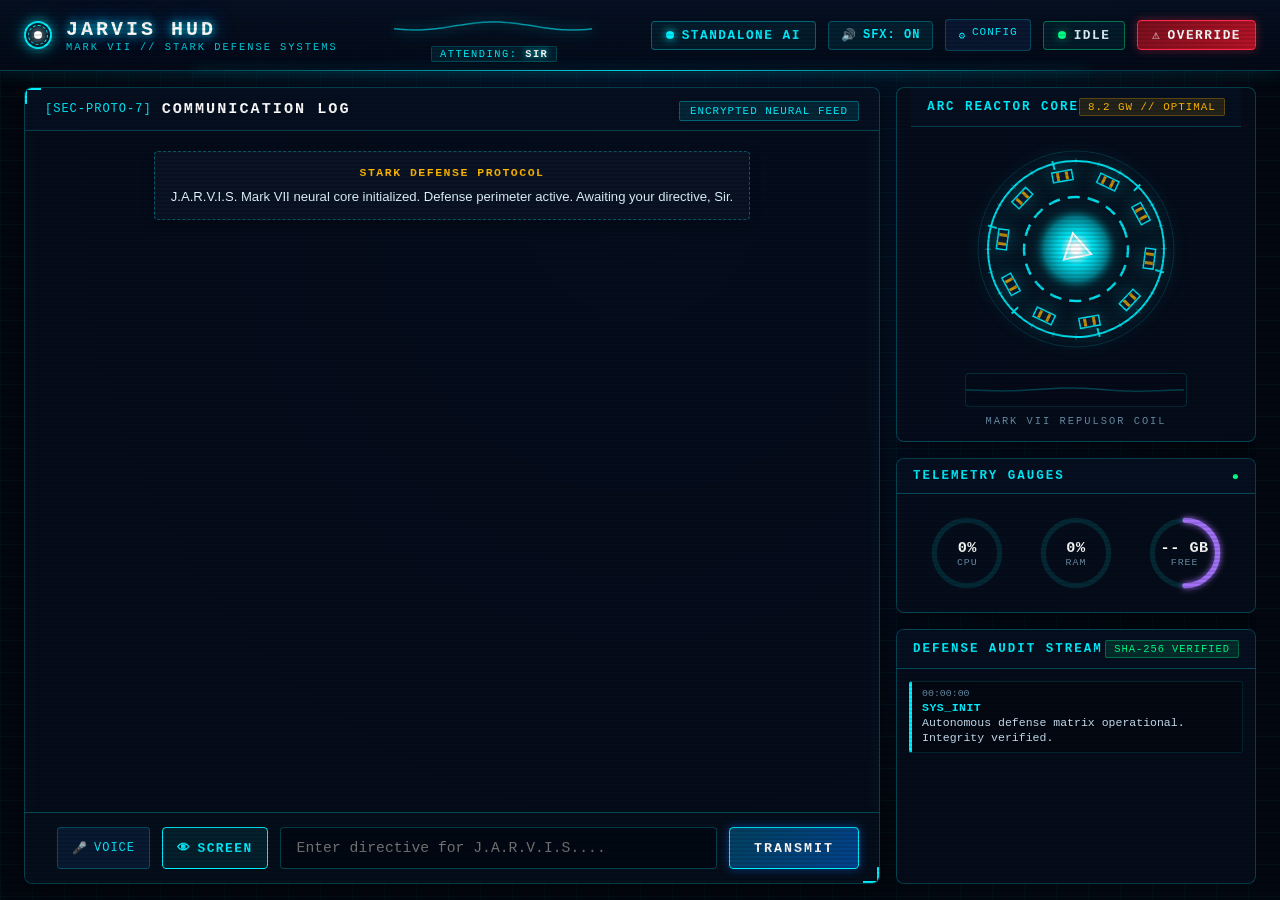
<file: docs/index.html>
<!DOCTYPE html>
<html lang="en">
<head>
  <meta charset="UTF-8">
  <meta name="viewport" content="width=device-width, initial-scale=1.0">
  <title>JARVIS HUD // STARK INDUSTRIES MARK VII</title>
  <link rel="stylesheet" href="./style.css">
</head>
<body class="dark-theme stark-hud">
  <div class="hud-container">
    <!-- Top Holographic Header -->
    <header class="hud-header">
      <div class="hud-brand">
        <div class="hud-reactor-mini-icon">
          <div class="mini-core"></div>
        </div>
        <div class="hud-brand-text">
          <h1 class="hud-title">JARVIS HUD</h1>
          <span class="hud-subtitle">MARK VII // STARK DEFENSE SYSTEMS</span>
        </div>
      </div>

      <div class="hud-header-center">
        <canvas id="ambient-canvas" width="200" height="36" aria-label="Ambient Visualizer"></canvas>
        <div class="hud-telemetry-tag" id="hud-user-tag">ATTENDING: <span id="hud-user-title">SIR</span></div>
      </div>

      <div class="hud-status-bar">
        <div class="status-pill mode" id="hud-mode-pill" title="Current Connection Protocol">
          <span class="status-indicator-dot" id="hud-mode-dot"></span>
          <span class="status-label" id="hud-mode-text">SEARCHING...</span>
        </div>

        <button id="sfx-toggle-btn" class="hud-sfx-button" title="Toggle Procedural Audio Effects" type="button">
          <span class="sfx-icon">&#128266;</span>
          <span class="sfx-label">SFX: ON</span>
        </button>

        <button id="config-btn" class="hud-config-button" title="Stark System Configuration & API Keys" type="button">
          <span class="config-icon">&#9881;</span>
          <span class="config-label">CONFIG</span>
        </button>

        <div class="status-pill idle" id="agent-state-pill">
          <span class="status-indicator-dot" id="agent-state-dot"></span>
          <span class="status-label" id="agent-state-text">IDLE</span>
        </div>

        <button id="kill-btn" class="hud-kill-button" title="Emergency Stop / Trigger Kill Switch" type="button">
          <span class="kill-icon">&#9888;</span> OVERRIDE
        </button>
      </div>
    </header>

    <!-- Main Grid Content -->
    <main class="hud-main-grid">
      <!-- Left Column: Holographic Terminal & Transcript Feed -->
      <section class="transcript-panel">
        <div class="panel-header">
          <div class="panel-header-left">
            <span class="bracket-tag">[SEC-PROTO-7]</span>
            <h2>COMMUNICATION LOG</h2>
          </div>
          <div class="panel-header-right">
            <span class="panel-tag">ENCRYPTED NEURAL FEED</span>
          </div>
        </div>

        <div class="transcript-scroll" id="transcript-container">
          <div class="chat-message system">
            <span class="msg-author">STARK DEFENSE PROTOCOL</span>
            <div class="msg-body">J.A.R.V.I.S. Mark VII neural core initialized. Defense perimeter active. Awaiting your directive, Sir.</div>
          </div>
        </div>

        <form id="chat-form" class="hud-input-bar">
          <div class="input-corner-decor"></div>
          <button type="button" id="voice-input-btn" class="hud-mic-btn" title="Speak to J.A.R.V.I.S. (Web Speech API / Push-To-Talk)">
            <span class="mic-icon">&#127908;</span>
            <span class="mic-text">VOICE</span>
          </button>
          <button type="button" id="screen-vision-btn" class="hud-vision-btn" title="Inspect & Analyze Screen with Computer Vision">
            <span class="vision-icon">&#128065;</span>
            <span class="vision-text">SCREEN</span>
          </button>
          <input type="text" id="chat-input" placeholder="Enter directive for J.A.R.V.I.S...." autocomplete="off">
          <button type="submit" id="send-btn" class="hud-send-btn">
            <span class="btn-text">TRANSMIT</span>
            <span class="btn-glow"></span>
          </button>
        </form>
      </section>

      <!-- Right Column: Arc Reactor Core, Circular Telemetry, and Audit Log Feed -->
      <aside class="hud-sidebar">
        <!-- Arc Reactor Core Visualizer Card -->
        <div class="hud-card reactor-card">
          <div class="card-header">
            <h3>ARC REACTOR CORE</h3>
            <span class="core-output-tag" id="core-output-val">8.2 GW // OPTIMAL</span>
          </div>
          <div class="reactor-canvas-wrapper">
            <canvas id="arc-reactor-canvas" width="220" height="220" aria-label="Arc Reactor Visualizer"></canvas>
            <canvas id="soundwave-canvas" width="220" height="32" aria-label="Acoustic Waveform"></canvas>
            <div class="reactor-ring-label">MARK VII REPULSOR COIL</div>
          </div>
        </div>

        <!-- Live System Telemetry Card with Circular Gauges -->
        <div class="hud-card stats-card">
          <div class="card-header">
            <h3>TELEMETRY GAUGES</h3>
            <span class="live-dot" title="Live telemetry stream">&#9679;</span>
          </div>
          <div class="circular-stats-container">
            <!-- CPU Gauge -->
            <div class="gauge-wrapper">
              <svg class="circular-gauge-svg" viewBox="0 0 100 100">
                <circle class="gauge-track" cx="50" cy="50" r="38"></circle>
                <circle class="gauge-fill cpu-fill-circle" id="cpu-circle" cx="50" cy="50" r="38" stroke-dasharray="238.76" stroke-dashoffset="238.76"></circle>
              </svg>
              <div class="gauge-content">
                <div class="gauge-value" id="cpu-stat">0%</div>
                <div class="gauge-name">CPU</div>
              </div>
            </div>

            <!-- RAM Gauge -->
            <div class="gauge-wrapper">
              <svg class="circular-gauge-svg" viewBox="0 0 100 100">
                <circle class="gauge-track" cx="50" cy="50" r="38"></circle>
                <circle class="gauge-fill ram-fill-circle" id="ram-circle" cx="50" cy="50" r="38" stroke-dasharray="238.76" stroke-dashoffset="238.76"></circle>
              </svg>
              <div class="gauge-content">
                <div class="gauge-value" id="ram-stat">0%</div>
                <div class="gauge-name">RAM</div>
              </div>
            </div>

            <!-- Disk Gauge -->
            <div class="gauge-wrapper">
              <svg class="circular-gauge-svg" viewBox="0 0 100 100">
                <circle class="gauge-track" cx="50" cy="50" r="38"></circle>
                <circle class="gauge-fill disk-fill-circle" id="disk-circle" cx="50" cy="50" r="38" stroke-dasharray="238.76" stroke-dashoffset="119.38"></circle>
              </svg>
              <div class="gauge-content">
                <div class="gauge-value" id="disk-stat">-- GB</div>
                <div class="gauge-name">FREE</div>
              </div>
            </div>
          </div>

          <!-- Hidden fallback bars for backward compatibility -->
          <div class="meters-hidden-fallback" aria-hidden="true">
            <div class="meter-bar"><div class="meter-fill" id="cpu-fill"></div></div>
            <div class="meter-bar"><div class="meter-fill" id="ram-fill"></div></div>
            <div class="meter-bar"><div class="meter-fill meter-disk" id="disk-fill"></div></div>
          </div>
        </div>

        <!-- Live Audit Log Feed Card -->
        <div class="hud-card audit-card">
          <div class="card-header">
            <h3>DEFENSE AUDIT STREAM</h3>
            <span class="card-badge">SHA-256 VERIFIED</span>
          </div>
          <div class="audit-feed-scroll" id="audit-feed">
            <div class="audit-item info">
              <span class="audit-time">00:00:00</span>
              <span class="audit-event">SYS_INIT</span>
              <span class="audit-detail">Autonomous defense matrix operational. Integrity verified.</span>
            </div>
          </div>
        </div>
      </aside>
    </main>

    <!-- Modal Confirmation Dialog: Stark Protocol Override -->
    <div id="confirmation-modal" class="modal-overlay hidden" role="dialog" aria-modal="true">
      <div class="modal-card stark-modal">
        <div class="modal-header">
          <div class="modal-title-row">
            <span class="modal-alert-icon">&#9888;</span>
            <h3>PROTOCOL CONFIRMATION REQUIRED</h3>
          </div>
          <div class="modal-timer" id="confirm-countdown">30s</div>
        </div>

        <div class="modal-body">
          <div class="action-description-box">
            <div class="action-label">PROPOSED TACTICAL ACTION:</div>
            <p id="confirm-action-text" class="action-text"></p>
          </div>

          <div id="confirm-warning-banner" class="warning-banner hidden">
            <span class="warn-badge">CRITICAL WARNING // UNVERIFIED SOURCE</span>
            <span id="confirm-warning-text" class="warn-text"></span>
          </div>
        </div>

        <div class="modal-footer">
          <button id="modal-deny-btn" class="btn-deny" type="button">DENY [N]</button>
          <button id="modal-approve-btn" class="btn-approve" type="button">AUTHORIZE [Y]</button>
        </div>
      </div>
    </div>

    <!-- Modal Settings Dialog: Stark Core Configuration -->
    <div id="settings-modal" class="modal-overlay hidden" role="dialog" aria-modal="true">
      <div class="modal-card stark-modal config-modal-card">
        <div class="modal-header">
          <div class="modal-title-row">
            <span class="modal-alert-icon">&#9881;</span>
            <h3>STARK CORE CONFIGURATION</h3>
          </div>
          <button id="settings-close-x" class="modal-close-btn" type="button">&times;</button>
        </div>

        <div class="modal-body">
          <div class="config-group">
            <label class="config-label">CONNECTION ARCHITECTURE</label>
            <div class="config-radios">
              <label class="radio-label">
                <input type="radio" name="conn-mode" value="auto" id="mode-auto" checked>
                <span>AUTO-DETECT (PREFER LOCAL BRIDGE, FALLBACK CLOUD)</span>
              </label>
              <label class="radio-label">
                <input type="radio" name="conn-mode" value="standalone" id="mode-standalone">
                <span>STANDALONE CLOUD (DIRECT GROQ IN-BROWSER)</span>
              </label>
              <label class="radio-label">
                <input type="radio" name="conn-mode" value="bridge" id="mode-bridge">
                <span>LOCAL DESKTOP BRIDGE ONLY (WS://127.0.0.1:8000)</span>
              </label>
            </div>
          </div>

          <div class="config-group" id="groq-key-group">
            <label class="config-label" for="cfg-groq-key">GROQ API KEY (FOR IN-BROWSER / GITHUB PAGES MODE)</label>
            <input type="password" id="cfg-groq-key" class="config-input" placeholder="gsk_..." autocomplete="off">
            <span class="config-hint">Stored strictly in browser localStorage. Never transmitted to any third-party server.</span>
          </div>

          <div class="config-group">
            <label class="config-label" for="cfg-groq-model">NEURAL MODEL</label>
            <select id="cfg-groq-model" class="config-select">
              <option value="openai/gpt-oss-120b">openai/gpt-oss-120b (High Reasoning)</option>
              <option value="llama-3.3-70b-versatile">llama-3.3-70b-versatile (Meta Llama 3.3)</option>
              <option value="llama-3.1-8b-instant">llama-3.1-8b-instant (Fastest Latency)</option>
            </select>
          </div>

          <div class="config-group">
            <label class="config-label" for="cfg-user-title">USER HONORIFIC</label>
            <input type="text" id="cfg-user-title" class="config-input" value="Sir" placeholder="Sir / Mr. Stark">
          </div>
        </div>

        <div class="modal-footer">
          <button id="settings-cancel-btn" class="btn-deny" type="button">CANCEL</button>
          <button id="settings-save-btn" class="btn-approve" type="button">SAVE & INITIALIZE</button>
        </div>
      </div>
    </div>
  </div>

  <script src="./app.js"></script>
</body>
</html>
</file>
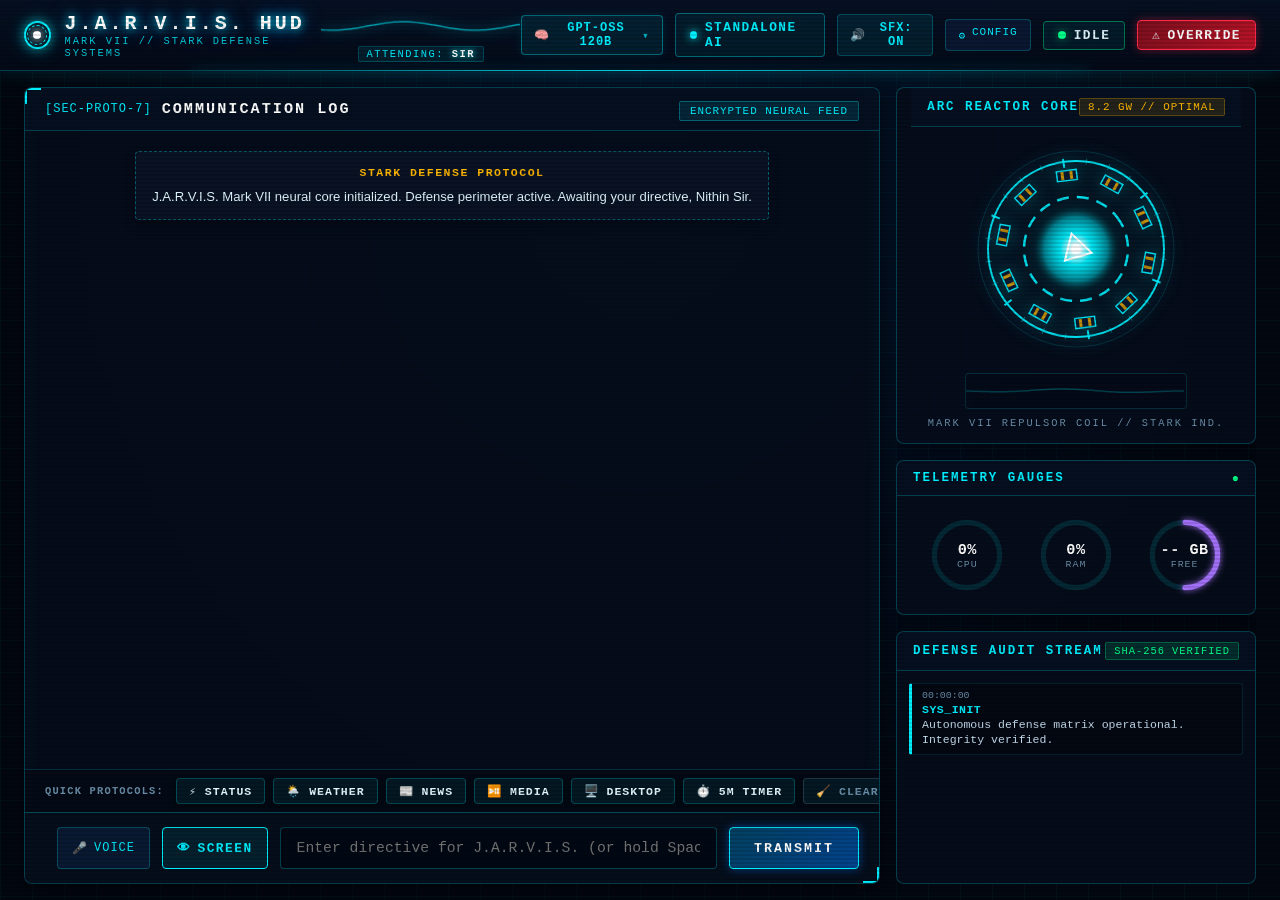
<file: src/jarvis/ui/static/index.html>
<!DOCTYPE html>
<html lang="en">
<head>
  <meta charset="UTF-8">
  <meta name="viewport" content="width=device-width, initial-scale=1.0">
  <title>J.A.R.V.I.S. HUD // STARK INDUSTRIES MARK VII</title>
  <link rel="stylesheet" href="./style.css">
</head>
<body class="dark-theme stark-hud">
  <div class="hud-container">
    <!-- Top Holographic Stark Header -->
    <header class="hud-header">
      <div class="hud-brand">
        <div class="hud-reactor-mini-icon">
          <div class="mini-core animate-pulse"></div>
        </div>
        <div class="hud-brand-text">
          <h1 class="hud-title tracking-wider">J.A.R.V.I.S. HUD</h1>
          <span class="hud-subtitle">MARK VII // STARK DEFENSE SYSTEMS</span>
        </div>
      </div>

      <div class="hud-header-center">
        <canvas id="ambient-canvas" width="220" height="34" aria-label="Ambient Visualizer"></canvas>
        <div class="hud-telemetry-tag" id="hud-user-tag">ATTENDING: <span id="hud-user-title">NITHIN SIR</span></div>
      </div>

      <div class="hud-status-bar">
        <!-- Interactive Model Switcher Chip -->
        <div class="hud-model-chip-wrap" title="Click to Switch Neural Brain Model">
          <button type="button" id="hud-model-chip" class="hud-model-chip" aria-haspopup="true">
            <span class="model-icon">🧠</span>
            <span id="hud-model-name" class="model-label">GPT-OSS 120B</span>
            <span class="model-caret">▾</span>
          </button>
          <div id="hud-model-menu" class="hud-dropdown-menu hidden" role="menu">
            <div class="dropdown-header">NEURAL MODEL ARCHITECTURE</div>
            <button type="button" class="dropdown-item active" data-model="gpt-oss:120b">🧠 GPT-OSS 120B (Flagship)</button>
            <button type="button" class="dropdown-item" data-model="deepseek-v4.1-flash">⚡ DeepSeek V4.1 Flash (Turbo)</button>
            <button type="button" class="dropdown-item" data-model="glm-5.3-flash">🚀 GLM 5.3 Flash (High-Speed)</button>
            <button type="button" class="dropdown-item" data-model="kimi-k2.7-code">💻 Kimi K2.7 Code (Developer)</button>
            <button type="button" class="dropdown-item" data-model="mistral-large-4">🛡️ Mistral Large 4 (Reasoning)</button>
            <button type="button" class="dropdown-item" data-model="nemotron-3-super">🔬 Nemotron-3 Super (NVIDIA)</button>
            <button type="button" class="dropdown-item" data-model="llama3.2:latest">🏠 Local Daemon (Offline)</button>
          </div>
        </div>

        <div class="status-pill mode" id="hud-mode-pill" title="Current Connection Protocol">
          <span class="status-indicator-dot" id="hud-mode-dot"></span>
          <span class="status-label" id="hud-mode-text">ONLINE</span>
        </div>

        <button id="sfx-toggle-btn" class="hud-sfx-button" title="Toggle Procedural Audio Effects" type="button">
          <span class="sfx-icon">&#128266;</span>
          <span class="sfx-label">SFX: ON</span>
        </button>

        <button id="config-btn" class="hud-config-button" title="Stark System Configuration & API Keys" type="button">
          <span class="config-icon">&#9881;</span>
          <span class="config-label">CONFIG</span>
        </button>

        <div class="status-pill idle" id="agent-state-pill">
          <span class="status-indicator-dot" id="agent-state-dot"></span>
          <span class="status-label" id="agent-state-text">IDLE</span>
        </div>

        <button id="kill-btn" class="hud-kill-button" title="Emergency Stop / Trigger Kill Switch" type="button">
          <span class="kill-icon">&#9888;</span> OVERRIDE
        </button>
      </div>
    </header>

    <!-- Main Grid Content -->
    <main class="hud-main-grid">
      <!-- Left Column: Holographic Terminal & Transcript Feed -->
      <section class="transcript-panel">
        <div class="panel-header">
          <div class="panel-header-left">
            <span class="bracket-tag">[SEC-PROTO-7]</span>
            <h2>COMMUNICATION LOG</h2>
          </div>
          <div class="panel-header-right">
            <span class="panel-tag">ENCRYPTED NEURAL FEED</span>
          </div>
        </div>

        <div class="transcript-scroll" id="transcript-container">
          <div class="chat-message system">
            <span class="msg-author">STARK DEFENSE PROTOCOL</span>
            <div class="msg-body">J.A.R.V.I.S. Mark VII neural core initialized. Defense perimeter active. Awaiting your directive, Nithin Sir.</div>
          </div>
        </div>

        <!-- High-Tech Quick Action Chips Row -->
        <div class="hud-chips-bar" id="hud-chips-bar">
          <span class="chips-title">QUICK PROTOCOLS:</span>
          <button type="button" class="hud-chip" data-directive="Run a comprehensive system diagnostic status report on CPU, memory, storage, and battery.">⚡ STATUS</button>
          <button type="button" class="hud-chip" data-directive="What is the current weather conditions and temperature outside?">🌦️ WEATHER</button>
          <button type="button" class="hud-chip" data-directive="Check recent tech headlines and summarize top stories.">📰 NEWS</button>
          <button type="button" class="hud-chip" data-directive="Toggle media play/pause on desktop.">⏯️ MEDIA</button>
          <button type="button" class="hud-chip" data-directive="Show clean Windows desktop.">🖥️ DESKTOP</button>
          <button type="button" class="hud-chip" data-directive="Set a timer for 5 minutes.">⏱️ 5M TIMER</button>
          <button type="button" class="hud-chip chip-clear" id="hud-clear-chat-btn">🧹 CLEAR</button>
        </div>

        <!-- Input Bar with Voice & Screen Vision -->
        <form id="chat-form" class="hud-input-bar">
          <div class="input-corner-decor"></div>
          <button type="button" id="voice-input-btn" class="hud-mic-btn" title="Speak to J.A.R.V.I.S. (Web Speech API / Push-To-Talk)">
            <span class="mic-icon">&#127908;</span>
            <span class="mic-text">VOICE</span>
          </button>
          <button type="button" id="screen-vision-btn" class="hud-vision-btn" title="Inspect & Analyze Screen with Computer Vision">
            <span class="vision-icon">&#128065;</span>
            <span class="vision-text">SCREEN</span>
          </button>
          <input type="text" id="chat-input" placeholder="Enter directive for J.A.R.V.I.S. (or hold Space to speak)..." autocomplete="off">
          <button type="submit" id="send-btn" class="hud-send-btn">
            <span class="btn-text">TRANSMIT</span>
            <span class="btn-glow"></span>
          </button>
        </form>
      </section>

      <!-- Right Column: Arc Reactor Core, Circular Telemetry, and Audit Log Feed -->
      <aside class="hud-sidebar">
        <!-- Arc Reactor Core Visualizer Card -->
        <div class="hud-card reactor-card">
          <div class="card-header">
            <h3>ARC REACTOR CORE</h3>
            <span class="core-output-tag" id="core-output-val">8.2 GW // OPTIMAL</span>
          </div>
          <div class="reactor-canvas-wrapper">
            <canvas id="arc-reactor-canvas" width="220" height="220" aria-label="Arc Reactor Visualizer"></canvas>
            <canvas id="soundwave-canvas" width="220" height="34" aria-label="Acoustic Waveform"></canvas>
            <div class="reactor-ring-label">MARK VII REPULSOR COIL // STARK IND.</div>
          </div>
        </div>

        <!-- Live System Telemetry Card with Circular SVG Gauges -->
        <div class="hud-card stats-card">
          <div class="card-header">
            <h3>TELEMETRY GAUGES</h3>
            <span class="live-dot" title="Live telemetry stream">&#9679;</span>
          </div>
          <div class="circular-stats-container">
            <!-- CPU Gauge -->
            <div class="gauge-wrapper">
              <svg class="circular-gauge-svg" viewBox="0 0 100 100">
                <circle class="gauge-track" cx="50" cy="50" r="38"></circle>
                <circle class="gauge-fill cpu-fill-circle" id="cpu-circle" cx="50" cy="50" r="38" stroke-dasharray="238.76" stroke-dashoffset="238.76"></circle>
              </svg>
              <div class="gauge-content">
                <div class="gauge-value" id="cpu-stat">0%</div>
                <div class="gauge-name">CPU</div>
              </div>
            </div>

            <!-- RAM Gauge -->
            <div class="gauge-wrapper">
              <svg class="circular-gauge-svg" viewBox="0 0 100 100">
                <circle class="gauge-track" cx="50" cy="50" r="38"></circle>
                <circle class="gauge-fill ram-fill-circle" id="ram-circle" cx="50" cy="50" r="38" stroke-dasharray="238.76" stroke-dashoffset="238.76"></circle>
              </svg>
              <div class="gauge-content">
                <div class="gauge-value" id="ram-stat">0%</div>
                <div class="gauge-name">RAM</div>
              </div>
            </div>

            <!-- Disk Gauge -->
            <div class="gauge-wrapper">
              <svg class="circular-gauge-svg" viewBox="0 0 100 100">
                <circle class="gauge-track" cx="50" cy="50" r="38"></circle>
                <circle class="gauge-fill disk-fill-circle" id="disk-circle" cx="50" cy="50" r="38" stroke-dasharray="238.76" stroke-dashoffset="119.38"></circle>
              </svg>
              <div class="gauge-content">
                <div class="gauge-value" id="disk-stat">-- GB</div>
                <div class="gauge-name">FREE</div>
              </div>
            </div>
          </div>

          <!-- Hidden fallback bars for backward compatibility -->
          <div class="meters-hidden-fallback" aria-hidden="true">
            <div class="meter-bar"><div class="meter-fill" id="cpu-fill"></div></div>
            <div class="meter-bar"><div class="meter-fill" id="ram-fill"></div></div>
            <div class="meter-bar"><div class="meter-fill meter-disk" id="disk-fill"></div></div>
          </div>
        </div>

        <!-- Live Audit Log Feed Card -->
        <div class="hud-card audit-card">
          <div class="card-header">
            <h3>DEFENSE AUDIT STREAM</h3>
            <span class="card-badge">SHA-256 VERIFIED</span>
          </div>
          <div class="audit-feed-scroll" id="audit-feed">
            <div class="audit-item info">
              <span class="audit-time">00:00:00</span>
              <span class="audit-event">SYS_INIT</span>
              <span class="audit-detail">Autonomous defense matrix operational. Integrity verified.</span>
            </div>
          </div>
        </div>
      </aside>
    </main>

    <!-- Modal Confirmation Dialog: Stark Protocol Override -->
    <div id="confirmation-modal" class="modal-overlay hidden" role="dialog" aria-modal="true">
      <div class="modal-card stark-modal">
        <div class="modal-header">
          <div class="modal-title-row">
            <span class="modal-alert-icon">&#9888;</span>
            <h3>PROTOCOL CONFIRMATION REQUIRED</h3>
          </div>
          <div class="modal-timer" id="confirm-countdown">30s</div>
        </div>

        <div class="modal-body">
          <div class="action-description-box">
            <div class="action-label">PROPOSED TACTICAL ACTION:</div>
            <p id="confirm-action-text" class="action-text"></p>
          </div>

          <div id="confirm-warning-banner" class="warning-banner hidden">
            <span class="warn-badge">CRITICAL WARNING // UNVERIFIED SOURCE</span>
            <span id="confirm-warning-text" class="warn-text"></span>
          </div>
        </div>

        <div class="modal-footer">
          <button id="modal-deny-btn" class="btn-deny" type="button">DENY [N]</button>
          <button id="modal-approve-btn" class="btn-approve" type="button">AUTHORIZE [Y]</button>
        </div>
      </div>
    </div>

    <!-- Modal Settings Dialog: Stark Core Configuration -->
    <div id="settings-modal" class="modal-overlay hidden" role="dialog" aria-modal="true">
      <div class="modal-card stark-modal config-modal-card">
        <div class="modal-header">
          <div class="modal-title-row">
            <span class="modal-alert-icon">&#9881;</span>
            <h3>STARK CORE CONFIGURATION</h3>
          </div>
          <button id="settings-close-x" class="modal-close-btn" type="button">&times;</button>
        </div>

        <div class="modal-body">
          <div class="config-group">
            <label class="config-label">CONNECTION ARCHITECTURE</label>
            <div class="config-radios">
              <label class="radio-label">
                <input type="radio" name="conn-mode" value="auto" id="mode-auto" checked>
                <span>AUTO-DETECT (PREFER LOCAL BRIDGE, FALLBACK CLOUD)</span>
              </label>
              <label class="radio-label">
                <input type="radio" name="conn-mode" value="standalone" id="mode-standalone">
                <span>STANDALONE CLOUD (DIRECT OLLAMA / GROQ IN-BROWSER)</span>
              </label>
              <label class="radio-label">
                <input type="radio" name="conn-mode" value="bridge" id="mode-bridge">
                <span>LOCAL DESKTOP BRIDGE ONLY (WS://127.0.0.1:8000)</span>
              </label>
            </div>
          </div>

          <div class="config-group" id="groq-key-group">
            <label class="config-label" for="cfg-groq-key">API KEY (OLLAMA / GROQ CLOUD)</label>
            <input type="password" id="cfg-groq-key" class="config-input" placeholder="Bearer key or token..." autocomplete="off">
            <span class="config-hint">Stored securely in browser localStorage. Never transmitted to third parties.</span>
          </div>

          <div class="config-group">
            <label class="config-label" for="cfg-groq-model">DEFAULT NEURAL MODEL</label>
            <select id="cfg-groq-model" class="config-select">
              <option value="gpt-oss:120b">gpt-oss:120b (Ollama Cloud Flagship)</option>
              <option value="deepseek-v4.1-flash">deepseek-v4.1-flash (Ultra-Fast Turbo)</option>
              <option value="kimi-k2.7-code">kimi-k2.7-code (Developer Specialist)</option>
              <option value="mistral-large-4">mistral-large-4 (Reasoning)</option>
              <option value="openai/gpt-oss-120b">openai/gpt-oss-120b (Groq)</option>
            </select>
          </div>

          <div class="config-group">
            <label class="config-label" for="cfg-user-title">USER HONORIFIC</label>
            <input type="text" id="cfg-user-title" class="config-input" value="Nithin Sir" placeholder="Nithin Sir">
          </div>
        </div>

        <div class="modal-footer">
          <button id="settings-cancel-btn" class="btn-deny" type="button">CANCEL</button>
          <button id="settings-save-btn" class="btn-approve" type="button">SAVE & INITIALIZE</button>
        </div>
      </div>
    </div>
  </div>

  <script src="./app.js"></script>
</body>
</html>
</file>
<file: docs/style.css>
/* ==========================================================================
   J.A.R.V.I.S. MARK VII - STARK INDUSTRIES HOLOGRAPHIC HUD THEME
   Fully Native, Zero Remote Assets, Zero CSP Violations
   ========================================================================== */

:root {
  /* Stark Industries Holographic Palette */
  --stark-bg-deep: #030710;
  --stark-bg-panel: rgba(6, 14, 28, 0.85);
  --stark-bg-card: rgba(10, 22, 44, 0.7);
  --stark-bg-card-hover: rgba(14, 30, 60, 0.85);
  
  --stark-cyan: #00f0ff;
  --stark-cyan-dim: rgba(0, 240, 255, 0.25);
  --stark-cyan-glow: 0 0 12px rgba(0, 240, 255, 0.55), 0 0 24px rgba(0, 240, 255, 0.2);
  
  --stark-blue: #0077ff;
  --stark-blue-glow: 0 0 10px rgba(0, 119, 255, 0.5);
  
  --stark-gold: #ffb700;
  --stark-gold-dim: rgba(255, 183, 0, 0.25);
  --stark-gold-glow: 0 0 10px rgba(255, 183, 0, 0.5);
  
  --stark-red: #ff2a4b;
  --stark-red-dim: rgba(255, 42, 75, 0.25);
  --stark-red-glow: 0 0 12px rgba(255, 42, 75, 0.6);
  
  --stark-green: #00ff88;
  --stark-green-dim: rgba(0, 255, 136, 0.25);
  --stark-green-glow: 0 0 10px rgba(0, 255, 136, 0.5);
  
  --stark-border: rgba(0, 240, 255, 0.25);
  --stark-border-bright: rgba(0, 240, 255, 0.65);
  
  --text-main: #e2f7ff;
  --text-muted: #6b8ea8;
  --text-bright: #ffffff;
  
  --font-mono: "Consolas", "SFMono-Regular", "Liberation Mono", Menlo, Courier, monospace;
  --font-sans: -apple-system, BlinkMacSystemFont, "Segoe UI", Roboto, "Helvetica Neue", Arial, sans-serif;
}

* {
  box-sizing: border-box;
  margin: 0;
  padding: 0;
}

/* Scanline and Hologram Grid Overlay */
body.dark-theme.stark-hud {
  background-color: var(--stark-bg-deep);
  background-image: 
    linear-gradient(rgba(0, 240, 255, 0.03) 1px, transparent 1px),
    linear-gradient(90deg, rgba(0, 240, 255, 0.03) 1px, transparent 1px),
    radial-gradient(ellipse at 50% 20%, rgba(0, 119, 255, 0.12) 0%, transparent 70%);
  background-size: 32px 32px, 32px 32px, 100% 100%;
  color: var(--text-main);
  font-family: var(--font-sans);
  height: 100vh;
  overflow: hidden;
  display: flex;
  flex-direction: column;
  position: relative;
}

/* Subtle CRT Scanline overlay */
body.dark-theme.stark-hud::before {
  content: " ";
  display: block;
  position: absolute;
  top: 0; left: 0; bottom: 0; right: 0;
  background: linear-gradient(rgba(18, 16, 16, 0) 50%, rgba(0, 0, 0, 0.25) 50%);
  background-size: 100% 4px;
  z-index: 99;
  pointer-events: none;
  opacity: 0.45;
}

.hud-container {
  display: flex;
  flex-direction: column;
  height: 100vh;
  position: relative;
  z-index: 1;
}

/* ==========================================================================
   Header: Holographic Stark Brand & Telemetry
   ========================================================================== */
.hud-header {
  background: linear-gradient(180deg, rgba(6, 16, 34, 0.95) 0%, rgba(4, 10, 24, 0.85) 100%);
  border-bottom: 1px solid var(--stark-border);
  box-shadow: 0 2px 18px rgba(0, 240, 255, 0.12);
  padding: 8px 24px;
  display: flex;
  align-items: center;
  justify-content: space-between;
  position: relative;
}

.hud-header::after {
  content: "";
  position: absolute;
  bottom: -1px;
  left: 15%;
  right: 15%;
  height: 1px;
  background: linear-gradient(90deg, transparent, var(--stark-cyan), transparent);
  box-shadow: var(--stark-cyan-glow);
}

.hud-brand {
  display: flex;
  align-items: center;
  gap: 14px;
}

/* Miniature Arc Reactor Logo */
.hud-reactor-mini-icon {
  width: 28px;
  height: 28px;
  border-radius: 50%;
  border: 2px solid var(--stark-cyan);
  box-shadow: var(--stark-cyan-glow);
  display: flex;
  align-items: center;
  justify-content: center;
  position: relative;
  animation: reactor-mini-rotate 10s linear infinite;
}

.hud-reactor-mini-icon::before {
  content: "";
  position: absolute;
  width: 18px;
  height: 18px;
  border-radius: 50%;
  border: 1px dashed var(--stark-cyan);
}

.mini-core {
  width: 8px;
  height: 8px;
  border-radius: 50%;
  background: #ffffff;
  box-shadow: 0 0 10px #ffffff, 0 0 18px var(--stark-cyan);
}

@keyframes reactor-mini-rotate {
  from { transform: rotate(0deg); }
  to { transform: rotate(360deg); }
}

.hud-brand-text {
  display: flex;
  flex-direction: column;
}

.hud-title {
  font-size: 1.25rem;
  letter-spacing: 3px;
  font-weight: 800;
  color: #ffffff;
  text-shadow: 0 0 10px var(--stark-cyan), 0 0 20px var(--stark-blue);
  font-family: var(--font-mono);
}

.hud-subtitle {
  font-size: 0.65rem;
  letter-spacing: 2px;
  color: var(--stark-cyan);
  font-family: var(--font-mono);
  opacity: 0.85;
}

.hud-header-center {
  flex: 1;
  display: flex;
  flex-direction: column;
  align-items: center;
  justify-content: center;
  gap: 2px;
}

#ambient-canvas {
  width: 200px;
  height: 36px;
  filter: drop-shadow(0 0 6px var(--stark-cyan));
}

.hud-telemetry-tag {
  font-size: 0.65rem;
  font-family: var(--font-mono);
  letter-spacing: 1.5px;
  color: var(--stark-cyan);
  background: rgba(0, 240, 255, 0.08);
  padding: 1px 8px;
  border-radius: 2px;
  border: 1px solid rgba(0, 240, 255, 0.2);
}

#hud-user-title {
  color: #ffffff;
  font-weight: 700;
  text-shadow: 0 0 6px var(--stark-cyan);
}

.hud-status-bar {
  display: flex;
  align-items: center;
  gap: 12px;
}

/* SFX Toggle Button */
.hud-sfx-button {
  background: rgba(0, 240, 255, 0.08);
  border: 1px solid var(--stark-border);
  color: var(--stark-cyan);
  padding: 6px 12px;
  border-radius: 4px;
  font-family: var(--font-mono);
  font-size: 0.75rem;
  font-weight: 600;
  letter-spacing: 1px;
  cursor: pointer;
  display: flex;
  align-items: center;
  gap: 6px;
  transition: all 0.2s ease;
}

.hud-sfx-button:hover {
  background: rgba(0, 240, 255, 0.18);
  border-color: var(--stark-cyan);
  box-shadow: var(--stark-cyan-glow);
}

.hud-sfx-button.muted {
  color: var(--text-muted);
  border-color: rgba(107, 142, 168, 0.3);
  background: rgba(10, 22, 44, 0.4);
}

/* Status Pill */
.status-pill {
  display: flex;
  align-items: center;
  gap: 8px;
  padding: 6px 14px;
  border-radius: 4px;
  background: rgba(0, 240, 255, 0.06);
  border: 1px solid var(--stark-border);
  font-family: var(--font-mono);
  font-size: 0.8rem;
  font-weight: 700;
  letter-spacing: 1.5px;
  transition: all 0.3s ease;
}

.status-indicator-dot {
  width: 8px;
  height: 8px;
  border-radius: 50%;
  background-color: var(--stark-green);
  box-shadow: var(--stark-green-glow);
}

.status-pill.idle {
  border-color: rgba(0, 255, 136, 0.4);
}
.status-pill.idle .status-indicator-dot {
  background-color: var(--stark-green);
  box-shadow: var(--stark-green-glow);
}

.status-pill.listening {
  border-color: rgba(0, 240, 255, 0.6);
  background: rgba(0, 240, 255, 0.15);
  box-shadow: var(--stark-cyan-glow);
}
.status-pill.listening .status-indicator-dot {
  background-color: var(--stark-cyan);
  box-shadow: var(--stark-cyan-glow);
  animation: pulse-dot 1s infinite;
}

.status-pill.thinking {
  border-color: rgba(255, 183, 0, 0.6);
  background: rgba(255, 183, 0, 0.12);
  box-shadow: var(--stark-gold-glow);
}
.status-pill.thinking .status-indicator-dot {
  background-color: var(--stark-gold);
  box-shadow: var(--stark-gold-glow);
  animation: pulse-dot 0.6s infinite;
}

.status-pill.acting {
  border-color: rgba(0, 119, 255, 0.8);
  background: rgba(0, 119, 255, 0.2);
  box-shadow: var(--stark-blue-glow);
}
.status-pill.acting .status-indicator-dot {
  background-color: #38bdf8;
  box-shadow: 0 0 10px #38bdf8;
  animation: pulse-dot 0.4s infinite;
}

.status-pill.halted {
  border-color: var(--stark-red);
  background: rgba(255, 42, 75, 0.2);
  box-shadow: var(--stark-red-glow);
}
.status-pill.halted .status-indicator-dot {
  background-color: var(--stark-red);
  box-shadow: var(--stark-red-glow);
  animation: pulse-dot 0.5s infinite;
}

@keyframes pulse-dot {
  0% { transform: scale(0.9); opacity: 0.6; }
  50% { transform: scale(1.3); opacity: 1; }
  100% { transform: scale(0.9); opacity: 0.6; }
}

/* Kill Switch / Protocol Override Button */
.hud-kill-button {
  background: linear-gradient(135deg, #7a0f1d 0%, #b81427 100%);
  color: #ffffff;
  border: 1px solid var(--stark-red);
  padding: 6px 14px;
  border-radius: 4px;
  font-weight: 800;
  font-family: var(--font-mono);
  font-size: 0.8rem;
  letter-spacing: 1.5px;
  cursor: pointer;
  display: flex;
  align-items: center;
  gap: 6px;
  box-shadow: 0 0 10px rgba(255, 42, 75, 0.4);
  transition: all 0.2s ease;
}

.hud-kill-button:hover {
  background: linear-gradient(135deg, #a81729 0%, #e61933 100%);
  box-shadow: var(--stark-red-glow);
  transform: translateY(-1px);
}

/* ==========================================================================
   Main Grid Layout
   ========================================================================== */
.hud-main-grid {
  flex: 1;
  display: grid;
  grid-template-columns: 1fr 360px;
  gap: 16px;
  padding: 16px 24px;
  overflow: hidden;
}

/* ==========================================================================
   Left Column: Holographic Terminal & Transcript
   ========================================================================== */
.transcript-panel {
  background: var(--stark-bg-panel);
  border: 1px solid var(--stark-border);
  box-shadow: inset 0 0 20px rgba(0, 240, 255, 0.05), 0 4px 20px rgba(0, 0, 0, 0.5);
  border-radius: 8px;
  display: flex;
  flex-direction: column;
  overflow: hidden;
  position: relative;
  backdrop-filter: blur(8px);
}

/* Corner brackets */
.transcript-panel::before,
.transcript-panel::after {
  content: "";
  position: absolute;
  width: 14px;
  height: 14px;
  border: 2px solid var(--stark-cyan);
  pointer-events: none;
}
.transcript-panel::before { top: 0; left: 0; border-right: none; border-bottom: none; }
.transcript-panel::after { bottom: 0; right: 0; border-left: none; border-top: none; }

.panel-header {
  padding: 12px 20px;
  background: rgba(6, 16, 34, 0.75);
  border-bottom: 1px solid var(--stark-border);
  display: flex;
  justify-content: space-between;
  align-items: center;
}

.panel-header-left {
  display: flex;
  align-items: center;
  gap: 10px;
}

.bracket-tag {
  font-family: var(--font-mono);
  font-size: 0.75rem;
  color: var(--stark-cyan);
  letter-spacing: 1px;
}

.panel-header h2 {
  font-size: 0.95rem;
  font-weight: 700;
  letter-spacing: 2px;
  color: #ffffff;
  font-family: var(--font-mono);
}

.panel-tag {
  font-size: 0.68rem;
  font-family: var(--font-mono);
  letter-spacing: 1px;
  color: var(--stark-cyan);
  background: rgba(0, 240, 255, 0.1);
  padding: 3px 10px;
  border-radius: 2px;
  border: 1px solid rgba(0, 240, 255, 0.3);
}

.transcript-scroll {
  flex: 1;
  padding: 20px;
  overflow-y: auto;
  display: flex;
  flex-direction: column;
  gap: 16px;
  scrollbar-width: thin;
  scrollbar-color: var(--stark-border) transparent;
}

.transcript-scroll::-webkit-scrollbar {
  width: 6px;
}
.transcript-scroll::-webkit-scrollbar-thumb {
  background: var(--stark-border);
  border-radius: 3px;
}

/* Message styling */
.chat-message {
  padding: 12px 16px;
  border-radius: 4px;
  max-width: 82%;
  font-size: 0.92rem;
  line-height: 1.5;
  position: relative;
  box-shadow: 0 4px 12px rgba(0, 0, 0, 0.3);
  backdrop-filter: blur(4px);
}

.chat-message.user {
  align-self: flex-end;
  background: linear-gradient(135deg, rgba(0, 119, 255, 0.2) 0%, rgba(0, 70, 160, 0.35) 100%);
  border: 1px solid rgba(0, 180, 255, 0.5);
  box-shadow: 0 0 15px rgba(0, 119, 255, 0.25);
}

.chat-message.assistant {
  align-self: flex-start;
  background: linear-gradient(135deg, rgba(10, 24, 46, 0.9) 0%, rgba(6, 16, 32, 0.9) 100%);
  border: 1px solid var(--stark-border);
  border-left: 3px solid var(--stark-cyan);
  box-shadow: 0 0 15px rgba(0, 240, 255, 0.12);
}

.chat-message.system {
  align-self: center;
  max-width: 90%;
  background: rgba(14, 26, 44, 0.6);
  border: 1px dashed rgba(0, 240, 255, 0.35);
  font-size: 0.82rem;
  color: #a0c2dc;
  text-align: center;
}

.msg-author {
  display: block;
  font-size: 0.72rem;
  font-family: var(--font-mono);
  letter-spacing: 1.5px;
  margin-bottom: 6px;
  font-weight: 700;
}

.chat-message.user .msg-author {
  color: var(--stark-cyan);
  text-align: right;
}

.chat-message.assistant .msg-author {
  color: var(--stark-green);
  text-shadow: 0 0 8px rgba(0, 255, 136, 0.4);
}

.chat-message.system .msg-author {
  color: var(--stark-gold);
}

.msg-body {
  word-break: break-word;
  white-space: pre-wrap;
  color: var(--text-main);
}

/* Input Bar */
.hud-input-bar {
  padding: 14px 20px;
  background: rgba(6, 14, 28, 0.95);
  border-top: 1px solid var(--stark-border);
  display: flex;
  gap: 12px;
  position: relative;
}

.hud-input-bar input {
  flex: 1;
  background: rgba(3, 8, 18, 0.85);
  border: 1px solid var(--stark-border);
  color: #ffffff;
  padding: 12px 16px;
  border-radius: 4px;
  font-size: 0.92rem;
  font-family: var(--font-mono);
  outline: none;
  transition: all 0.25s ease;
}

.hud-vision-btn {
  background: rgba(0, 240, 255, 0.08);
  border: 1px solid var(--stark-cyan);
  color: var(--stark-cyan);
  padding: 10px 14px;
  border-radius: 4px;
  font-family: var(--font-mono);
  font-size: 0.8rem;
  font-weight: 700;
  letter-spacing: 1.5px;
  cursor: pointer;
  display: flex;
  align-items: center;
  gap: 6px;
  transition: all 0.25s ease;
}

.hud-vision-btn:hover {
  background: rgba(0, 240, 255, 0.22);
  box-shadow: var(--stark-cyan-glow);
  transform: translateY(-1px);
}

.hud-send-btn {
  background: linear-gradient(135deg, rgba(0, 180, 255, 0.3) 0%, rgba(0, 119, 255, 0.5) 100%);
  border: 1px solid var(--stark-cyan);
  color: #ffffff;
  padding: 10px 24px;
  border-radius: 4px;
  font-family: var(--font-mono);
  font-weight: 700;
  letter-spacing: 2px;
  cursor: pointer;
  position: relative;
  overflow: hidden;
  transition: all 0.25s ease;
  box-shadow: var(--stark-blue-glow);
}

.hud-send-btn:hover {
  background: linear-gradient(135deg, rgba(0, 240, 255, 0.5) 0%, rgba(0, 140, 255, 0.7) 100%);
  box-shadow: var(--stark-cyan-glow);
  transform: translateY(-1px);
}

/* ==========================================================================
   Right Column: Arc Reactor Core & Telemetry
   ========================================================================== */
.hud-sidebar {
  display: flex;
  flex-direction: column;
  gap: 16px;
  overflow: hidden;
}

.hud-card {
  background: var(--stark-bg-panel);
  border: 1px solid var(--stark-border);
  border-radius: 8px;
  display: flex;
  flex-direction: column;
  box-shadow: 0 4px 18px rgba(0, 0, 0, 0.4);
  backdrop-filter: blur(6px);
  position: relative;
  overflow: hidden;
}

.card-header {
  padding: 10px 16px;
  background: rgba(6, 16, 34, 0.75);
  border-bottom: 1px solid var(--stark-border);
  display: flex;
  justify-content: space-between;
  align-items: center;
}

.card-header h3 {
  font-size: 0.78rem;
  font-weight: 700;
  letter-spacing: 2px;
  color: var(--stark-cyan);
  font-family: var(--font-mono);
  text-transform: uppercase;
}

/* 1. Arc Reactor Card */
.reactor-card {
  display: flex;
  flex-direction: column;
  align-items: center;
}

.core-output-tag {
  font-size: 0.68rem;
  font-family: var(--font-mono);
  color: var(--stark-gold);
  background: rgba(255, 183, 0, 0.12);
  padding: 2px 8px;
  border-radius: 2px;
  border: 1px solid rgba(255, 183, 0, 0.3);
  letter-spacing: 1px;
}

.reactor-canvas-wrapper {
  padding: 12px 16px 14px;
  display: flex;
  flex-direction: column;
  align-items: center;
  justify-content: center;
  gap: 8px;
  width: 100%;
}

#arc-reactor-canvas {
  width: 220px;
  height: 220px;
  cursor: pointer;
  filter: drop-shadow(0 0 10px rgba(0, 240, 255, 0.45));
}

.reactor-ring-label {
  font-family: var(--font-mono);
  font-size: 0.65rem;
  letter-spacing: 2px;
  color: var(--text-muted);
}

/* 2. Circular Telemetry Gauges */
.live-dot {
  color: var(--stark-green);
  font-size: 0.75rem;
  animation: pulse-telemetry 2s infinite;
}

@keyframes pulse-telemetry {
  0% { opacity: 0.3; }
  50% { opacity: 1; text-shadow: 0 0 8px var(--stark-green); }
  100% { opacity: 0.3; }
}

.circular-stats-container {
  padding: 16px;
  display: flex;
  justify-content: space-around;
  align-items: center;
}

.gauge-wrapper {
  position: relative;
  width: 86px;
  height: 86px;
  display: flex;
  align-items: center;
  justify-content: center;
}

.circular-gauge-svg {
  width: 100%;
  height: 100%;
  transform: rotate(-90deg);
}

.gauge-track {
  fill: none;
  stroke: rgba(0, 240, 255, 0.12);
  stroke-width: 6;
}

.gauge-fill {
  fill: none;
  stroke-width: 6;
  stroke-linecap: round;
  transition: stroke-dashoffset 0.6s cubic-bezier(0.4, 0, 0.2, 1);
}

.cpu-fill-circle {
  stroke: var(--stark-cyan);
  filter: drop-shadow(0 0 4px var(--stark-cyan));
}

.ram-fill-circle {
  stroke: var(--stark-gold);
  filter: drop-shadow(0 0 4px var(--stark-gold));
}

.disk-fill-circle {
  stroke: #a371f7;
  filter: drop-shadow(0 0 4px #a371f7);
}

.gauge-content {
  position: absolute;
  display: flex;
  flex-direction: column;
  align-items: center;
  justify-content: center;
}

.gauge-value {
  font-family: var(--font-mono);
  font-size: 0.95rem;
  font-weight: 700;
  color: #ffffff;
  letter-spacing: 0.5px;
}

.gauge-name {
  font-family: var(--font-mono);
  font-size: 0.62rem;
  color: var(--text-muted);
  letter-spacing: 1px;
}

.meters-hidden-fallback {
  display: none;
}

/* 3. Audit Stream Card */
.audit-card {
  flex: 1;
  overflow: hidden;
}

.card-badge {
  font-size: 0.65rem;
  font-family: var(--font-mono);
  letter-spacing: 1px;
  color: var(--stark-green);
  background: rgba(0, 255, 136, 0.12);
  padding: 2px 8px;
  border-radius: 2px;
  border: 1px solid rgba(0, 255, 136, 0.3);
}

.audit-feed-scroll {
  flex: 1;
  padding: 12px;
  overflow-y: auto;
  font-family: var(--font-mono);
  font-size: 0.72rem;
  display: flex;
  flex-direction: column;
  gap: 8px;
  scrollbar-width: thin;
  scrollbar-color: var(--stark-border) transparent;
}

.audit-feed-scroll::-webkit-scrollbar {
  width: 4px;
}
.audit-feed-scroll::-webkit-scrollbar-thumb {
  background: var(--stark-border);
}

.audit-item {
  padding: 6px 10px;
  background: rgba(3, 8, 18, 0.7);
  border-radius: 3px;
  border: 1px solid rgba(0, 240, 255, 0.12);
  border-left: 3px solid var(--stark-cyan);
  display: flex;
  flex-direction: column;
  gap: 2px;
}

.audit-item.executed {
  border-left-color: var(--stark-green);
}
.audit-item.decision {
  border-left-color: var(--stark-gold);
}
.audit-item.failed {
  border-left-color: var(--stark-red);
}

.audit-time {
  font-size: 0.62rem;
  color: var(--text-muted);
}

.audit-event {
  font-weight: 700;
  color: var(--stark-cyan);
  letter-spacing: 0.5px;
}

.audit-detail {
  word-break: break-word;
  color: #c9e0f3;
  line-height: 1.3;
}

/* ==========================================================================
   Stark Protocol Override Modal
   ========================================================================== */
.modal-overlay {
  position: fixed;
  top: 0; left: 0; width: 100%; height: 100%;
  background: rgba(2, 6, 14, 0.85);
  backdrop-filter: blur(10px);
  display: flex;
  justify-content: center;
  align-items: center;
  z-index: 1000;
  opacity: 1;
  transition: opacity 0.25s ease;
}

.modal-overlay.hidden {
  display: none;
  opacity: 0;
}

.modal-card.stark-modal {
  background: linear-gradient(180deg, rgba(8, 20, 42, 0.98) 0%, rgba(4, 10, 24, 0.98) 100%);
  border: 1px solid var(--stark-cyan);
  box-shadow: 0 0 30px rgba(0, 240, 255, 0.25), 0 20px 40px rgba(0, 0, 0, 0.8);
  border-radius: 8px;
  width: 520px;
  max-width: 90vw;
  display: flex;
  flex-direction: column;
  overflow: hidden;
  position: relative;
}

.modal-card.stark-modal::before {
  content: "";
  position: absolute;
  top: 0; left: 0; right: 0;
  height: 2px;
  background: linear-gradient(90deg, var(--stark-cyan), var(--stark-gold), var(--stark-cyan));
  box-shadow: 0 0 10px var(--stark-cyan);
}

.modal-header {
  padding: 16px 24px;
  border-bottom: 1px solid var(--stark-border);
  display: flex;
  justify-content: space-between;
  align-items: center;
}

.modal-title-row {
  display: flex;
  align-items: center;
  gap: 10px;
}

.modal-alert-icon {
  color: var(--stark-gold);
  font-size: 1.3rem;
  filter: drop-shadow(0 0 6px var(--stark-gold));
}

.modal-header h3 {
  font-size: 0.92rem;
  font-weight: 700;
  letter-spacing: 1.5px;
  font-family: var(--font-mono);
  color: #ffffff;
}

.modal-timer {
  font-family: var(--font-mono);
  font-size: 0.85rem;
  color: var(--stark-gold);
  background: rgba(255, 183, 0, 0.12);
  padding: 4px 10px;
  border-radius: 4px;
  border: 1px solid rgba(255, 183, 0, 0.4);
  font-weight: 700;
}

.modal-body {
  padding: 24px;
  display: flex;
  flex-direction: column;
  gap: 16px;
}

.action-description-box {
  background: rgba(3, 8, 18, 0.85);
  border: 1px solid var(--stark-border);
  padding: 14px;
  border-radius: 4px;
}

.action-label {
  font-family: var(--font-mono);
  font-size: 0.7rem;
  color: var(--stark-cyan);
  letter-spacing: 1.5px;
  margin-bottom: 6px;
}

.action-text {
  font-family: var(--font-mono);
  font-size: 0.88rem;
  color: #ffffff;
  white-space: pre-wrap;
  line-height: 1.4;
}

.warning-banner {
  background: rgba(255, 42, 75, 0.15);
  border: 1px solid var(--stark-red);
  box-shadow: 0 0 10px rgba(255, 42, 75, 0.25);
  padding: 12px 14px;
  border-radius: 4px;
  display: flex;
  flex-direction: column;
  gap: 4px;
}

.warning-banner.hidden {
  display: none;
}

.warn-badge {
  font-family: var(--font-mono);
  font-size: 0.72rem;
  font-weight: 800;
  color: var(--stark-red);
  letter-spacing: 1.5px;
}

.warn-text {
  font-size: 0.85rem;
  color: #ff99a8;
}

.modal-footer {
  padding: 16px 24px;
  border-top: 1px solid var(--stark-border);
  display: flex;
  justify-content: flex-end;
  gap: 14px;
  background: rgba(6, 14, 28, 0.95);
}

.btn-deny {
  background: rgba(122, 15, 29, 0.6);
  color: #ffffff;
  border: 1px solid var(--stark-red);
  padding: 10px 20px;
  border-radius: 4px;
  font-family: var(--font-mono);
  font-weight: 700;
  letter-spacing: 1.5px;
  cursor: pointer;
  transition: all 0.2s ease;
}

.btn-deny:hover {
  background: var(--stark-red);
  box-shadow: var(--stark-red-glow);
}

.btn-approve {
  background: linear-gradient(135deg, rgba(0, 240, 255, 0.3) 0%, rgba(0, 180, 100, 0.5) 100%);
  color: #ffffff;
  border: 1px solid var(--stark-green);
  padding: 10px 22px;
  border-radius: 4px;
  font-family: var(--font-mono);
  font-weight: 700;
  letter-spacing: 1.5px;
  cursor: pointer;
  transition: all 0.2s ease;
}

.btn-approve:hover {
  background: linear-gradient(135deg, rgba(0, 255, 136, 0.6) 0%, rgba(0, 200, 90, 0.8) 100%);
  box-shadow: var(--stark-green-glow);
}

/* ==========================================================================
   Compact Widget Mode (Floating Translucent Desktop Dock)
   ========================================================================== */
@media (max-width: 520px) {
  .hud-main-grid {
    grid-template-columns: 1fr;
    overflow-y: auto;
    padding: 10px 14px;
    gap: 12px;
  }
  .hud-sidebar {
    order: -1;
  }
}

body.widget-mode .hud-main-grid {
  grid-template-columns: 1fr;
  overflow-y: auto;
  padding: 10px 14px;
  gap: 12px;
}
body.widget-mode .hud-sidebar {
  order: -1;
}
body.widget-mode .hud-subtitle {
  display: none;
}
body.widget-mode .hud-header {
  -webkit-app-region: drag;
}

/* ==========================================================================
   Config Button, Mic Button, Mode Pill, Soundwave & Settings Modal
   ========================================================================== */
.hud-config-button {
  background: rgba(14, 30, 60, 0.65);
  border: 1px solid var(--stark-border);
  color: var(--stark-cyan);
  padding: 6px 12px;
  border-radius: 4px;
  font-family: var(--font-mono);
  font-size: 11px;
  letter-spacing: 1px;
  cursor: pointer;
  display: flex;
  align-items: center;
  gap: 6px;
  transition: all 0.2s ease;
}

.hud-config-button:hover {
  background: rgba(0, 240, 255, 0.15);
  border-color: var(--stark-cyan);
  box-shadow: var(--stark-cyan-glow);
}

.hud-mic-btn {
  background: rgba(14, 30, 60, 0.7);
  border: 1px solid var(--stark-border);
  color: var(--stark-cyan);
  padding: 8px 14px;
  border-radius: 4px;
  font-family: var(--font-mono);
  font-size: 12px;
  letter-spacing: 1px;
  cursor: pointer;
  display: flex;
  align-items: center;
  gap: 6px;
  transition: all 0.2s ease;
}

.hud-mic-btn:hover {
  border-color: var(--stark-cyan);
  box-shadow: var(--stark-cyan-glow);
}

.hud-mic-btn.listening {
  background: rgba(255, 42, 75, 0.25);
  border-color: var(--stark-red);
  color: var(--stark-red);
  box-shadow: var(--stark-red-glow);
  animation: pulse-mic 1s infinite alternate;
}

@keyframes pulse-mic {
  0% { transform: scale(1); box-shadow: 0 0 6px var(--stark-red); }
  100% { transform: scale(1.05); box-shadow: 0 0 16px var(--stark-red); }
}

.status-pill.mode {
  border-color: rgba(255, 183, 0, 0.35);
  color: var(--stark-gold);
}

.status-pill.mode.local {
  border-color: rgba(0, 255, 136, 0.35);
  color: var(--stark-green);
}

.status-pill.mode.local .status-indicator-dot {
  background: var(--stark-green);
  box-shadow: 0 0 8px var(--stark-green);
}

.status-pill.mode.cloud {
  border-color: rgba(0, 240, 255, 0.35);
  color: var(--stark-cyan);
}

.status-pill.mode.cloud .status-indicator-dot {
  background: var(--stark-cyan);
  box-shadow: 0 0 8px var(--stark-cyan);
}

#soundwave-canvas {
  display: block;
  margin: 6px auto 0 auto;
  border-radius: 4px;
  background: rgba(4, 10, 22, 0.5);
  border: 1px solid rgba(0, 240, 255, 0.15);
}

/* Settings Modal */
.config-modal-card {
  max-width: 540px;
}

.modal-close-btn {
  background: transparent;
  border: none;
  color: var(--text-muted);
  font-size: 24px;
  line-height: 1;
  cursor: pointer;
  padding: 0 4px;
  transition: color 0.2s;
}

.modal-close-btn:hover {
  color: var(--stark-red);
}

.config-group {
  margin-bottom: 18px;
}

.config-label {
  display: block;
  font-family: var(--font-mono);
  font-size: 11px;
  letter-spacing: 1px;
  color: var(--stark-cyan);
  margin-bottom: 6px;
}

.config-radios {
  display: flex;
  flex-direction: column;
  gap: 8px;
  margin-top: 6px;
}

.radio-label {
  display: flex;
  align-items: center;
  gap: 8px;
  font-family: var(--font-mono);
  font-size: 11px;
  color: var(--text-main);
  cursor: pointer;
}

.config-input, .config-select {
  width: 100%;
  padding: 10px 12px;
  background: rgba(4, 10, 22, 0.8);
  border: 1px solid var(--stark-border);
  border-radius: 4px;
  color: var(--text-bright);
  font-family: var(--font-mono);
  font-size: 13px;
  outline: none;
  transition: border-color 0.2s, box-shadow 0.2s;
}

.config-input:focus, .config-select:focus {
  border-color: var(--stark-cyan);
  box-shadow: var(--stark-cyan-glow);
}

.config-hint {
  display: block;
  font-size: 10px;
  color: var(--text-muted);
  margin-top: 4px;
  line-height: 1.4;
}
</file>
<file: src/jarvis/ui/static/style.css>
/* ==========================================================================
   J.A.R.V.I.S. MARK VII - STARK INDUSTRIES HOLOGRAPHIC HUD THEME
   Fully Native, Zero Remote Assets, Zero CSP Violations
   ========================================================================== */

:root {
  /* Stark Industries Holographic Palette */
  --stark-bg-deep: #030710;
  --stark-bg-panel: rgba(6, 14, 28, 0.85);
  --stark-bg-card: rgba(10, 22, 44, 0.7);
  --stark-bg-card-hover: rgba(14, 30, 60, 0.85);
  
  --stark-cyan: #00f0ff;
  --stark-cyan-dim: rgba(0, 240, 255, 0.25);
  --stark-cyan-glow: 0 0 12px rgba(0, 240, 255, 0.55), 0 0 24px rgba(0, 240, 255, 0.2);
  
  --stark-blue: #0077ff;
  --stark-blue-glow: 0 0 10px rgba(0, 119, 255, 0.5);
  
  --stark-gold: #ffb700;
  --stark-gold-dim: rgba(255, 183, 0, 0.25);
  --stark-gold-glow: 0 0 10px rgba(255, 183, 0, 0.5);
  
  --stark-red: #ff2a4b;
  --stark-red-dim: rgba(255, 42, 75, 0.25);
  --stark-red-glow: 0 0 12px rgba(255, 42, 75, 0.6);
  
  --stark-green: #00ff88;
  --stark-green-dim: rgba(0, 255, 136, 0.25);
  --stark-green-glow: 0 0 10px rgba(0, 255, 136, 0.5);
  
  --stark-border: rgba(0, 240, 255, 0.25);
  --stark-border-bright: rgba(0, 240, 255, 0.65);
  
  --text-main: #e2f7ff;
  --text-muted: #6b8ea8;
  --text-bright: #ffffff;
  
  --font-mono: "Consolas", "SFMono-Regular", "Liberation Mono", Menlo, Courier, monospace;
  --font-sans: -apple-system, BlinkMacSystemFont, "Segoe UI", Roboto, "Helvetica Neue", Arial, sans-serif;
}

* {
  box-sizing: border-box;
  margin: 0;
  padding: 0;
}

/* Scanline and Hologram Grid Overlay */
body.dark-theme.stark-hud {
  background-color: var(--stark-bg-deep);
  background-image: 
    linear-gradient(rgba(0, 240, 255, 0.03) 1px, transparent 1px),
    linear-gradient(90deg, rgba(0, 240, 255, 0.03) 1px, transparent 1px),
    radial-gradient(ellipse at 50% 20%, rgba(0, 119, 255, 0.12) 0%, transparent 70%);
  background-size: 32px 32px, 32px 32px, 100% 100%;
  color: var(--text-main);
  font-family: var(--font-sans);
  height: 100vh;
  overflow: hidden;
  display: flex;
  flex-direction: column;
  position: relative;
}

/* Subtle CRT Scanline overlay */
body.dark-theme.stark-hud::before {
  content: " ";
  display: block;
  position: absolute;
  top: 0; left: 0; bottom: 0; right: 0;
  background: linear-gradient(rgba(18, 16, 16, 0) 50%, rgba(0, 0, 0, 0.25) 50%);
  background-size: 100% 4px;
  z-index: 99;
  pointer-events: none;
  opacity: 0.45;
}

.hud-container {
  display: flex;
  flex-direction: column;
  height: 100vh;
  position: relative;
  z-index: 1;
}

/* ==========================================================================
   Header: Holographic Stark Brand & Telemetry
   ========================================================================== */
.hud-header {
  background: linear-gradient(180deg, rgba(6, 16, 34, 0.95) 0%, rgba(4, 10, 24, 0.85) 100%);
  border-bottom: 1px solid var(--stark-border);
  box-shadow: 0 2px 18px rgba(0, 240, 255, 0.12);
  padding: 8px 24px;
  display: flex;
  align-items: center;
  justify-content: space-between;
  position: relative;
}

.hud-header::after {
  content: "";
  position: absolute;
  bottom: -1px;
  left: 15%;
  right: 15%;
  height: 1px;
  background: linear-gradient(90deg, transparent, var(--stark-cyan), transparent);
  box-shadow: var(--stark-cyan-glow);
}

.hud-brand {
  display: flex;
  align-items: center;
  gap: 14px;
}

/* Miniature Arc Reactor Logo */
.hud-reactor-mini-icon {
  width: 28px;
  height: 28px;
  border-radius: 50%;
  border: 2px solid var(--stark-cyan);
  box-shadow: var(--stark-cyan-glow);
  display: flex;
  align-items: center;
  justify-content: center;
  position: relative;
  animation: reactor-mini-rotate 10s linear infinite;
}

.hud-reactor-mini-icon::before {
  content: "";
  position: absolute;
  width: 18px;
  height: 18px;
  border-radius: 50%;
  border: 1px dashed var(--stark-cyan);
}

.mini-core {
  width: 8px;
  height: 8px;
  border-radius: 50%;
  background: #ffffff;
  box-shadow: 0 0 10px #ffffff, 0 0 18px var(--stark-cyan);
}

@keyframes reactor-mini-rotate {
  from { transform: rotate(0deg); }
  to { transform: rotate(360deg); }
}

.hud-brand-text {
  display: flex;
  flex-direction: column;
}

.hud-title {
  font-size: 1.25rem;
  letter-spacing: 3px;
  font-weight: 800;
  color: #ffffff;
  text-shadow: 0 0 10px var(--stark-cyan), 0 0 20px var(--stark-blue);
  font-family: var(--font-mono);
}

.hud-subtitle {
  font-size: 0.65rem;
  letter-spacing: 2px;
  color: var(--stark-cyan);
  font-family: var(--font-mono);
  opacity: 0.85;
}

.hud-header-center {
  flex: 1;
  display: flex;
  flex-direction: column;
  align-items: center;
  justify-content: center;
  gap: 2px;
}

#ambient-canvas {
  width: 200px;
  height: 36px;
  filter: drop-shadow(0 0 6px var(--stark-cyan));
}

.hud-telemetry-tag {
  font-size: 0.65rem;
  font-family: var(--font-mono);
  letter-spacing: 1.5px;
  color: var(--stark-cyan);
  background: rgba(0, 240, 255, 0.08);
  padding: 1px 8px;
  border-radius: 2px;
  border: 1px solid rgba(0, 240, 255, 0.2);
}

#hud-user-title {
  color: #ffffff;
  font-weight: 700;
  text-shadow: 0 0 6px var(--stark-cyan);
}

.hud-status-bar {
  display: flex;
  align-items: center;
  gap: 12px;
}

/* SFX Toggle Button */
.hud-sfx-button {
  background: rgba(0, 240, 255, 0.08);
  border: 1px solid var(--stark-border);
  color: var(--stark-cyan);
  padding: 6px 12px;
  border-radius: 4px;
  font-family: var(--font-mono);
  font-size: 0.75rem;
  font-weight: 600;
  letter-spacing: 1px;
  cursor: pointer;
  display: flex;
  align-items: center;
  gap: 6px;
  transition: all 0.2s ease;
}

.hud-sfx-button:hover {
  background: rgba(0, 240, 255, 0.18);
  border-color: var(--stark-cyan);
  box-shadow: var(--stark-cyan-glow);
}

.hud-sfx-button.muted {
  color: var(--text-muted);
  border-color: rgba(107, 142, 168, 0.3);
  background: rgba(10, 22, 44, 0.4);
}

/* Status Pill */
.status-pill {
  display: flex;
  align-items: center;
  gap: 8px;
  padding: 6px 14px;
  border-radius: 4px;
  background: rgba(0, 240, 255, 0.06);
  border: 1px solid var(--stark-border);
  font-family: var(--font-mono);
  font-size: 0.8rem;
  font-weight: 700;
  letter-spacing: 1.5px;
  transition: all 0.3s ease;
}

.status-indicator-dot {
  width: 8px;
  height: 8px;
  border-radius: 50%;
  background-color: var(--stark-green);
  box-shadow: var(--stark-green-glow);
}

.status-pill.idle {
  border-color: rgba(0, 255, 136, 0.4);
}
.status-pill.idle .status-indicator-dot {
  background-color: var(--stark-green);
  box-shadow: var(--stark-green-glow);
}

.status-pill.listening {
  border-color: rgba(0, 240, 255, 0.6);
  background: rgba(0, 240, 255, 0.15);
  box-shadow: var(--stark-cyan-glow);
}
.status-pill.listening .status-indicator-dot {
  background-color: var(--stark-cyan);
  box-shadow: var(--stark-cyan-glow);
  animation: pulse-dot 1s infinite;
}

.status-pill.thinking {
  border-color: rgba(255, 183, 0, 0.6);
  background: rgba(255, 183, 0, 0.12);
  box-shadow: var(--stark-gold-glow);
}
.status-pill.thinking .status-indicator-dot {
  background-color: var(--stark-gold);
  box-shadow: var(--stark-gold-glow);
  animation: pulse-dot 0.6s infinite;
}

.status-pill.acting {
  border-color: rgba(0, 119, 255, 0.8);
  background: rgba(0, 119, 255, 0.2);
  box-shadow: var(--stark-blue-glow);
}
.status-pill.acting .status-indicator-dot {
  background-color: #38bdf8;
  box-shadow: 0 0 10px #38bdf8;
  animation: pulse-dot 0.4s infinite;
}

.status-pill.halted {
  border-color: var(--stark-red);
  background: rgba(255, 42, 75, 0.2);
  box-shadow: var(--stark-red-glow);
}
.status-pill.halted .status-indicator-dot {
  background-color: var(--stark-red);
  box-shadow: var(--stark-red-glow);
  animation: pulse-dot 0.5s infinite;
}

@keyframes pulse-dot {
  0% { transform: scale(0.9); opacity: 0.6; }
  50% { transform: scale(1.3); opacity: 1; }
  100% { transform: scale(0.9); opacity: 0.6; }
}

/* Kill Switch / Protocol Override Button */
.hud-kill-button {
  background: linear-gradient(135deg, #7a0f1d 0%, #b81427 100%);
  color: #ffffff;
  border: 1px solid var(--stark-red);
  padding: 6px 14px;
  border-radius: 4px;
  font-weight: 800;
  font-family: var(--font-mono);
  font-size: 0.8rem;
  letter-spacing: 1.5px;
  cursor: pointer;
  display: flex;
  align-items: center;
  gap: 6px;
  box-shadow: 0 0 10px rgba(255, 42, 75, 0.4);
  transition: all 0.2s ease;
}

.hud-kill-button:hover {
  background: linear-gradient(135deg, #a81729 0%, #e61933 100%);
  box-shadow: var(--stark-red-glow);
  transform: translateY(-1px);
}

/* ==========================================================================
   Main Grid Layout
   ========================================================================== */
.hud-main-grid {
  flex: 1;
  display: grid;
  grid-template-columns: 1fr 360px;
  gap: 16px;
  padding: 16px 24px;
  overflow: hidden;
}

/* ==========================================================================
   Left Column: Holographic Terminal & Transcript
   ========================================================================== */
.transcript-panel {
  background: var(--stark-bg-panel);
  border: 1px solid var(--stark-border);
  box-shadow: inset 0 0 20px rgba(0, 240, 255, 0.05), 0 4px 20px rgba(0, 0, 0, 0.5);
  border-radius: 8px;
  display: flex;
  flex-direction: column;
  overflow: hidden;
  position: relative;
  backdrop-filter: blur(8px);
}

/* Corner brackets */
.transcript-panel::before,
.transcript-panel::after {
  content: "";
  position: absolute;
  width: 14px;
  height: 14px;
  border: 2px solid var(--stark-cyan);
  pointer-events: none;
}
.transcript-panel::before { top: 0; left: 0; border-right: none; border-bottom: none; }
.transcript-panel::after { bottom: 0; right: 0; border-left: none; border-top: none; }

.panel-header {
  padding: 12px 20px;
  background: rgba(6, 16, 34, 0.75);
  border-bottom: 1px solid var(--stark-border);
  display: flex;
  justify-content: space-between;
  align-items: center;
}

.panel-header-left {
  display: flex;
  align-items: center;
  gap: 10px;
}

.bracket-tag {
  font-family: var(--font-mono);
  font-size: 0.75rem;
  color: var(--stark-cyan);
  letter-spacing: 1px;
}

.panel-header h2 {
  font-size: 0.95rem;
  font-weight: 700;
  letter-spacing: 2px;
  color: #ffffff;
  font-family: var(--font-mono);
}

.panel-tag {
  font-size: 0.68rem;
  font-family: var(--font-mono);
  letter-spacing: 1px;
  color: var(--stark-cyan);
  background: rgba(0, 240, 255, 0.1);
  padding: 3px 10px;
  border-radius: 2px;
  border: 1px solid rgba(0, 240, 255, 0.3);
}

.transcript-scroll {
  flex: 1;
  padding: 20px;
  overflow-y: auto;
  display: flex;
  flex-direction: column;
  gap: 16px;
  scrollbar-width: thin;
  scrollbar-color: var(--stark-border) transparent;
}

.transcript-scroll::-webkit-scrollbar {
  width: 6px;
}
.transcript-scroll::-webkit-scrollbar-thumb {
  background: var(--stark-border);
  border-radius: 3px;
}

/* Message styling */
.chat-message {
  padding: 12px 16px;
  border-radius: 4px;
  max-width: 82%;
  font-size: 0.92rem;
  line-height: 1.5;
  position: relative;
  box-shadow: 0 4px 12px rgba(0, 0, 0, 0.3);
  backdrop-filter: blur(4px);
}

.chat-message.user {
  align-self: flex-end;
  background: linear-gradient(135deg, rgba(0, 119, 255, 0.2) 0%, rgba(0, 70, 160, 0.35) 100%);
  border: 1px solid rgba(0, 180, 255, 0.5);
  box-shadow: 0 0 15px rgba(0, 119, 255, 0.25);
}

.chat-message.assistant {
  align-self: flex-start;
  background: linear-gradient(135deg, rgba(10, 24, 46, 0.9) 0%, rgba(6, 16, 32, 0.9) 100%);
  border: 1px solid var(--stark-border);
  border-left: 3px solid var(--stark-cyan);
  box-shadow: 0 0 15px rgba(0, 240, 255, 0.12);
}

.chat-message.system {
  align-self: center;
  max-width: 90%;
  background: rgba(14, 26, 44, 0.6);
  border: 1px dashed rgba(0, 240, 255, 0.35);
  font-size: 0.82rem;
  color: #a0c2dc;
  text-align: center;
}

.msg-author {
  display: block;
  font-size: 0.72rem;
  font-family: var(--font-mono);
  letter-spacing: 1.5px;
  margin-bottom: 6px;
  font-weight: 700;
}

.chat-message.user .msg-author {
  color: var(--stark-cyan);
  text-align: right;
}

.chat-message.assistant .msg-author {
  color: var(--stark-green);
  text-shadow: 0 0 8px rgba(0, 255, 136, 0.4);
}

.chat-message.system .msg-author {
  color: var(--stark-gold);
}

.msg-body {
  word-break: break-word;
  white-space: pre-wrap;
  color: var(--text-main);
}

/* Input Bar */
.hud-input-bar {
  padding: 14px 20px;
  background: rgba(6, 14, 28, 0.95);
  border-top: 1px solid var(--stark-border);
  display: flex;
  gap: 12px;
  position: relative;
}

.hud-input-bar input {
  flex: 1;
  background: rgba(3, 8, 18, 0.85);
  border: 1px solid var(--stark-border);
  color: #ffffff;
  padding: 12px 16px;
  border-radius: 4px;
  font-size: 0.92rem;
  font-family: var(--font-mono);
  outline: none;
  transition: all 0.25s ease;
}

.hud-vision-btn {
  background: rgba(0, 240, 255, 0.08);
  border: 1px solid var(--stark-cyan);
  color: var(--stark-cyan);
  padding: 10px 14px;
  border-radius: 4px;
  font-family: var(--font-mono);
  font-size: 0.8rem;
  font-weight: 700;
  letter-spacing: 1.5px;
  cursor: pointer;
  display: flex;
  align-items: center;
  gap: 6px;
  transition: all 0.25s ease;
}

.hud-vision-btn:hover {
  background: rgba(0, 240, 255, 0.22);
  box-shadow: var(--stark-cyan-glow);
  transform: translateY(-1px);
}

.hud-send-btn {
  background: linear-gradient(135deg, rgba(0, 180, 255, 0.3) 0%, rgba(0, 119, 255, 0.5) 100%);
  border: 1px solid var(--stark-cyan);
  color: #ffffff;
  padding: 10px 24px;
  border-radius: 4px;
  font-family: var(--font-mono);
  font-weight: 700;
  letter-spacing: 2px;
  cursor: pointer;
  position: relative;
  overflow: hidden;
  transition: all 0.25s ease;
  box-shadow: var(--stark-blue-glow);
}

.hud-send-btn:hover {
  background: linear-gradient(135deg, rgba(0, 240, 255, 0.5) 0%, rgba(0, 140, 255, 0.7) 100%);
  box-shadow: var(--stark-cyan-glow);
  transform: translateY(-1px);
}

/* ==========================================================================
   Right Column: Arc Reactor Core & Telemetry
   ========================================================================== */
.hud-sidebar {
  display: flex;
  flex-direction: column;
  gap: 16px;
  overflow: hidden;
}

.hud-card {
  background: var(--stark-bg-panel);
  border: 1px solid var(--stark-border);
  border-radius: 8px;
  display: flex;
  flex-direction: column;
  box-shadow: 0 4px 18px rgba(0, 0, 0, 0.4);
  backdrop-filter: blur(6px);
  position: relative;
  overflow: hidden;
}

.card-header {
  padding: 10px 16px;
  background: rgba(6, 16, 34, 0.75);
  border-bottom: 1px solid var(--stark-border);
  display: flex;
  justify-content: space-between;
  align-items: center;
}

.card-header h3 {
  font-size: 0.78rem;
  font-weight: 700;
  letter-spacing: 2px;
  color: var(--stark-cyan);
  font-family: var(--font-mono);
  text-transform: uppercase;
}

/* 1. Arc Reactor Card */
.reactor-card {
  display: flex;
  flex-direction: column;
  align-items: center;
}

.core-output-tag {
  font-size: 0.68rem;
  font-family: var(--font-mono);
  color: var(--stark-gold);
  background: rgba(255, 183, 0, 0.12);
  padding: 2px 8px;
  border-radius: 2px;
  border: 1px solid rgba(255, 183, 0, 0.3);
  letter-spacing: 1px;
}

.reactor-canvas-wrapper {
  padding: 12px 16px 14px;
  display: flex;
  flex-direction: column;
  align-items: center;
  justify-content: center;
  gap: 8px;
  width: 100%;
}

#arc-reactor-canvas {
  width: 220px;
  height: 220px;
  cursor: pointer;
  filter: drop-shadow(0 0 10px rgba(0, 240, 255, 0.45));
}

.reactor-ring-label {
  font-family: var(--font-mono);
  font-size: 0.65rem;
  letter-spacing: 2px;
  color: var(--text-muted);
}

/* 2. Circular Telemetry Gauges */
.live-dot {
  color: var(--stark-green);
  font-size: 0.75rem;
  animation: pulse-telemetry 2s infinite;
}

@keyframes pulse-telemetry {
  0% { opacity: 0.3; }
  50% { opacity: 1; text-shadow: 0 0 8px var(--stark-green); }
  100% { opacity: 0.3; }
}

.circular-stats-container {
  padding: 16px;
  display: flex;
  justify-content: space-around;
  align-items: center;
}

.gauge-wrapper {
  position: relative;
  width: 86px;
  height: 86px;
  display: flex;
  align-items: center;
  justify-content: center;
}

.circular-gauge-svg {
  width: 100%;
  height: 100%;
  transform: rotate(-90deg);
}

.gauge-track {
  fill: none;
  stroke: rgba(0, 240, 255, 0.12);
  stroke-width: 6;
}

.gauge-fill {
  fill: none;
  stroke-width: 6;
  stroke-linecap: round;
  transition: stroke-dashoffset 0.6s cubic-bezier(0.4, 0, 0.2, 1);
}

.cpu-fill-circle {
  stroke: var(--stark-cyan);
  filter: drop-shadow(0 0 4px var(--stark-cyan));
}

.ram-fill-circle {
  stroke: var(--stark-gold);
  filter: drop-shadow(0 0 4px var(--stark-gold));
}

.disk-fill-circle {
  stroke: #a371f7;
  filter: drop-shadow(0 0 4px #a371f7);
}

.gauge-content {
  position: absolute;
  display: flex;
  flex-direction: column;
  align-items: center;
  justify-content: center;
}

.gauge-value {
  font-family: var(--font-mono);
  font-size: 0.95rem;
  font-weight: 700;
  color: #ffffff;
  letter-spacing: 0.5px;
}

.gauge-name {
  font-family: var(--font-mono);
  font-size: 0.62rem;
  color: var(--text-muted);
  letter-spacing: 1px;
}

.meters-hidden-fallback {
  display: none;
}

/* 3. Audit Stream Card */
.audit-card {
  flex: 1;
  overflow: hidden;
}

.card-badge {
  font-size: 0.65rem;
  font-family: var(--font-mono);
  letter-spacing: 1px;
  color: var(--stark-green);
  background: rgba(0, 255, 136, 0.12);
  padding: 2px 8px;
  border-radius: 2px;
  border: 1px solid rgba(0, 255, 136, 0.3);
}

.audit-feed-scroll {
  flex: 1;
  padding: 12px;
  overflow-y: auto;
  font-family: var(--font-mono);
  font-size: 0.72rem;
  display: flex;
  flex-direction: column;
  gap: 8px;
  scrollbar-width: thin;
  scrollbar-color: var(--stark-border) transparent;
}

.audit-feed-scroll::-webkit-scrollbar {
  width: 4px;
}
.audit-feed-scroll::-webkit-scrollbar-thumb {
  background: var(--stark-border);
}

.audit-item {
  padding: 6px 10px;
  background: rgba(3, 8, 18, 0.7);
  border-radius: 3px;
  border: 1px solid rgba(0, 240, 255, 0.12);
  border-left: 3px solid var(--stark-cyan);
  display: flex;
  flex-direction: column;
  gap: 2px;
}

.audit-item.executed {
  border-left-color: var(--stark-green);
}
.audit-item.decision {
  border-left-color: var(--stark-gold);
}
.audit-item.failed {
  border-left-color: var(--stark-red);
}

.audit-time {
  font-size: 0.62rem;
  color: var(--text-muted);
}

.audit-event {
  font-weight: 700;
  color: var(--stark-cyan);
  letter-spacing: 0.5px;
}

.audit-detail {
  word-break: break-word;
  color: #c9e0f3;
  line-height: 1.3;
}

/* ==========================================================================
   Stark Protocol Override Modal
   ========================================================================== */
.modal-overlay {
  position: fixed;
  top: 0; left: 0; width: 100%; height: 100%;
  background: rgba(2, 6, 14, 0.85);
  backdrop-filter: blur(10px);
  display: flex;
  justify-content: center;
  align-items: center;
  z-index: 1000;
  opacity: 1;
  transition: opacity 0.25s ease;
}

.modal-overlay.hidden {
  display: none;
  opacity: 0;
}

.modal-card.stark-modal {
  background: linear-gradient(180deg, rgba(8, 20, 42, 0.98) 0%, rgba(4, 10, 24, 0.98) 100%);
  border: 1px solid var(--stark-cyan);
  box-shadow: 0 0 30px rgba(0, 240, 255, 0.25), 0 20px 40px rgba(0, 0, 0, 0.8);
  border-radius: 8px;
  width: 520px;
  max-width: 90vw;
  display: flex;
  flex-direction: column;
  overflow: hidden;
  position: relative;
}

.modal-card.stark-modal::before {
  content: "";
  position: absolute;
  top: 0; left: 0; right: 0;
  height: 2px;
  background: linear-gradient(90deg, var(--stark-cyan), var(--stark-gold), var(--stark-cyan));
  box-shadow: 0 0 10px var(--stark-cyan);
}

.modal-header {
  padding: 16px 24px;
  border-bottom: 1px solid var(--stark-border);
  display: flex;
  justify-content: space-between;
  align-items: center;
}

.modal-title-row {
  display: flex;
  align-items: center;
  gap: 10px;
}

.modal-alert-icon {
  color: var(--stark-gold);
  font-size: 1.3rem;
  filter: drop-shadow(0 0 6px var(--stark-gold));
}

.modal-header h3 {
  font-size: 0.92rem;
  font-weight: 700;
  letter-spacing: 1.5px;
  font-family: var(--font-mono);
  color: #ffffff;
}

.modal-timer {
  font-family: var(--font-mono);
  font-size: 0.85rem;
  color: var(--stark-gold);
  background: rgba(255, 183, 0, 0.12);
  padding: 4px 10px;
  border-radius: 4px;
  border: 1px solid rgba(255, 183, 0, 0.4);
  font-weight: 700;
}

.modal-body {
  padding: 24px;
  display: flex;
  flex-direction: column;
  gap: 16px;
}

.action-description-box {
  background: rgba(3, 8, 18, 0.85);
  border: 1px solid var(--stark-border);
  padding: 14px;
  border-radius: 4px;
}

.action-label {
  font-family: var(--font-mono);
  font-size: 0.7rem;
  color: var(--stark-cyan);
  letter-spacing: 1.5px;
  margin-bottom: 6px;
}

.action-text {
  font-family: var(--font-mono);
  font-size: 0.88rem;
  color: #ffffff;
  white-space: pre-wrap;
  line-height: 1.4;
}

.warning-banner {
  background: rgba(255, 42, 75, 0.15);
  border: 1px solid var(--stark-red);
  box-shadow: 0 0 10px rgba(255, 42, 75, 0.25);
  padding: 12px 14px;
  border-radius: 4px;
  display: flex;
  flex-direction: column;
  gap: 4px;
}

.warning-banner.hidden {
  display: none;
}

.warn-badge {
  font-family: var(--font-mono);
  font-size: 0.72rem;
  font-weight: 800;
  color: var(--stark-red);
  letter-spacing: 1.5px;
}

.warn-text {
  font-size: 0.85rem;
  color: #ff99a8;
}

.modal-footer {
  padding: 16px 24px;
  border-top: 1px solid var(--stark-border);
  display: flex;
  justify-content: flex-end;
  gap: 14px;
  background: rgba(6, 14, 28, 0.95);
}

.btn-deny {
  background: rgba(122, 15, 29, 0.6);
  color: #ffffff;
  border: 1px solid var(--stark-red);
  padding: 10px 20px;
  border-radius: 4px;
  font-family: var(--font-mono);
  font-weight: 700;
  letter-spacing: 1.5px;
  cursor: pointer;
  transition: all 0.2s ease;
}

.btn-deny:hover {
  background: var(--stark-red);
  box-shadow: var(--stark-red-glow);
}

.btn-approve {
  background: linear-gradient(135deg, rgba(0, 240, 255, 0.3) 0%, rgba(0, 180, 100, 0.5) 100%);
  color: #ffffff;
  border: 1px solid var(--stark-green);
  padding: 10px 22px;
  border-radius: 4px;
  font-family: var(--font-mono);
  font-weight: 700;
  letter-spacing: 1.5px;
  cursor: pointer;
  transition: all 0.2s ease;
}

.btn-approve:hover {
  background: linear-gradient(135deg, rgba(0, 255, 136, 0.6) 0%, rgba(0, 200, 90, 0.8) 100%);
  box-shadow: var(--stark-green-glow);
}

/* ==========================================================================
   Compact Widget Mode (Floating Translucent Desktop Dock)
   ========================================================================== */
@media (max-width: 520px) {
  .hud-main-grid {
    grid-template-columns: 1fr;
    overflow-y: auto;
    padding: 10px 14px;
    gap: 12px;
  }
  .hud-sidebar {
    order: -1;
  }
}

body.widget-mode .hud-main-grid {
  grid-template-columns: 1fr;
  overflow-y: auto;
  padding: 10px 14px;
  gap: 12px;
}
body.widget-mode .hud-sidebar {
  order: -1;
}
body.widget-mode .hud-subtitle {
  display: none;
}
body.widget-mode .hud-header {
  -webkit-app-region: drag;
}

/* ==========================================================================
   Config Button, Mic Button, Mode Pill, Soundwave & Settings Modal
   ========================================================================== */
.hud-config-button {
  background: rgba(14, 30, 60, 0.65);
  border: 1px solid var(--stark-border);
  color: var(--stark-cyan);
  padding: 6px 12px;
  border-radius: 4px;
  font-family: var(--font-mono);
  font-size: 11px;
  letter-spacing: 1px;
  cursor: pointer;
  display: flex;
  align-items: center;
  gap: 6px;
  transition: all 0.2s ease;
}

.hud-config-button:hover {
  background: rgba(0, 240, 255, 0.15);
  border-color: var(--stark-cyan);
  box-shadow: var(--stark-cyan-glow);
}

.hud-mic-btn {
  background: rgba(14, 30, 60, 0.7);
  border: 1px solid var(--stark-border);
  color: var(--stark-cyan);
  padding: 8px 14px;
  border-radius: 4px;
  font-family: var(--font-mono);
  font-size: 12px;
  letter-spacing: 1px;
  cursor: pointer;
  display: flex;
  align-items: center;
  gap: 6px;
  transition: all 0.2s ease;
}

.hud-mic-btn:hover {
  border-color: var(--stark-cyan);
  box-shadow: var(--stark-cyan-glow);
}

.hud-mic-btn.listening {
  background: rgba(255, 42, 75, 0.25);
  border-color: var(--stark-red);
  color: var(--stark-red);
  box-shadow: var(--stark-red-glow);
  animation: pulse-mic 1s infinite alternate;
}

@keyframes pulse-mic {
  0% { transform: scale(1); box-shadow: 0 0 6px var(--stark-red); }
  100% { transform: scale(1.05); box-shadow: 0 0 16px var(--stark-red); }
}

.status-pill.mode {
  border-color: rgba(255, 183, 0, 0.35);
  color: var(--stark-gold);
}

.status-pill.mode.local {
  border-color: rgba(0, 255, 136, 0.35);
  color: var(--stark-green);
}

.status-pill.mode.local .status-indicator-dot {
  background: var(--stark-green);
  box-shadow: 0 0 8px var(--stark-green);
}

.status-pill.mode.cloud {
  border-color: rgba(0, 240, 255, 0.35);
  color: var(--stark-cyan);
}

.status-pill.mode.cloud .status-indicator-dot {
  background: var(--stark-cyan);
  box-shadow: 0 0 8px var(--stark-cyan);
}

#soundwave-canvas {
  display: block;
  margin: 6px auto 0 auto;
  border-radius: 4px;
  background: rgba(4, 10, 22, 0.5);
  border: 1px solid rgba(0, 240, 255, 0.15);
}

/* Settings Modal */
.config-modal-card {
  max-width: 540px;
}

.modal-close-btn {
  background: transparent;
  border: none;
  color: var(--text-muted);
  font-size: 24px;
  line-height: 1;
  cursor: pointer;
  padding: 0 4px;
  transition: color 0.2s;
}

.modal-close-btn:hover {
  color: var(--stark-red);
}

.config-group {
  margin-bottom: 18px;
}

.config-label {
  display: block;
  font-family: var(--font-mono);
  font-size: 11px;
  letter-spacing: 1px;
  color: var(--stark-cyan);
  margin-bottom: 6px;
}

.config-radios {
  display: flex;
  flex-direction: column;
  gap: 8px;
  margin-top: 6px;
}

.radio-label {
  display: flex;
  align-items: center;
  gap: 8px;
  font-family: var(--font-mono);
  font-size: 11px;
  color: var(--text-main);
  cursor: pointer;
}

.config-input, .config-select {
  width: 100%;
  padding: 10px 12px;
  background: rgba(4, 10, 22, 0.8);
  border: 1px solid var(--stark-border);
  border-radius: 4px;
  color: var(--text-bright);
  font-family: var(--font-mono);
  font-size: 13px;
  outline: none;
  transition: border-color 0.2s, box-shadow 0.2s;
}

.config-input:focus, .config-select:focus {
  border-color: var(--stark-cyan);
  box-shadow: var(--stark-cyan-glow);
}

.config-hint {
  display: block;
  font-size: 10px;
  color: var(--text-muted);
  margin-top: 4px;
  line-height: 1.4;
}

/* -------------------------------------------------------------------------
 * Floating Desktop Widget Mode (.widget-mode)
 * Borderless, Translucent, Always-on-Top Arc Reactor Dock
 * ------------------------------------------------------------------------- */
body.widget-mode {
  background: transparent !important;
  overflow: hidden;
  user-select: none;
}

body.widget-mode .hud-container {
  width: 100vw;
  height: 100vh;
  margin: 0;
  padding: 12px;
  background: rgba(4, 10, 24, 0.82);
  backdrop-filter: blur(24px) saturate(180%);
  -webkit-backdrop-filter: blur(24px) saturate(180%);
  border: 1px solid rgba(0, 240, 255, 0.35);
  border-radius: 16px;
  box-shadow: 0 16px 48px rgba(0, 0, 0, 0.7), 0 0 24px rgba(0, 240, 255, 0.2);
  display: flex;
  flex-direction: column;
}

body.widget-mode .hud-header {
  -webkit-app-region: drag;
  cursor: grab;
  padding: 8px 12px;
  border-bottom: 1px solid rgba(0, 240, 255, 0.2);
}

body.widget-mode .hud-header:active {
  cursor: grabbing;
}

body.widget-mode .hud-header button,
body.widget-mode .hud-header input,
body.widget-mode .hud-main-grid {
  -webkit-app-region: no-drag;
}

body.widget-mode .hud-main-grid {
  display: flex;
  flex-direction: column;
  flex: 1;
  overflow: hidden;
  gap: 10px;
  margin-top: 8px;
}

body.widget-mode .hud-sidebar {
  display: flex;
  flex-direction: row;
  height: 130px;
  overflow: hidden;
}

body.widget-mode .audit-card,
body.widget-mode .metrics-card,
body.widget-mode .hud-header-center {
  display: none !important;
}

body.widget-mode .reactor-card {
  width: 100%;
  margin: 0;
  padding: 6px;
}

body.widget-mode .transcript-panel {
  flex: 1;
  display: flex;
  flex-direction: column;
  overflow: hidden;
}

body.widget-mode .transcript-scroll {
  flex: 1;
  max-height: none;
}

/* ==========================================================================
   TAILWIND-INSPIRED HOLOGRAPHIC UTILITIES & ADVANCED ANIMATION ENGINE
   ========================================================================== */

/* Keyframe Animations */
@keyframes pulse-slow {
  0%, 100% { transform: scale(1); opacity: 0.85; filter: drop-shadow(0 0 8px var(--stark-cyan)); }
  50% { transform: scale(1.08); opacity: 1; filter: drop-shadow(0 0 18px var(--stark-cyan)); }
}

@keyframes spin-clockwise {
  from { transform: rotate(0deg); }
  to { transform: rotate(360deg); }
}

@keyframes spin-counter {
  from { transform: rotate(360deg); }
  to { transform: rotate(0deg); }
}

@keyframes glow-sweep {
  0% { background-position: -200% 0; }
  100% { background-position: 200% 0; }
}

@keyframes shimmer {
  0% { transform: translateX(-100%); }
  100% { transform: translateX(100%); }
}

.animate-pulse {
  animation: pulse-slow 2.4s ease-in-out infinite;
}

.tracking-wider {
  letter-spacing: 0.15em;
}

/* HUD Model Switcher Dropdown */
.hud-model-chip-wrap {
  position: relative;
  display: inline-block;
}

.hud-model-chip {
  background: rgba(0, 240, 255, 0.08);
  border: 1px solid rgba(0, 240, 255, 0.4);
  color: var(--stark-cyan);
  padding: 5px 12px;
  border-radius: 4px;
  font-family: var(--font-mono);
  font-size: 0.75rem;
  font-weight: 700;
  letter-spacing: 1px;
  cursor: pointer;
  display: flex;
  align-items: center;
  gap: 6px;
  transition: all 0.2s cubic-bezier(0.16, 1, 0.3, 1);
  box-shadow: 0 0 10px rgba(0, 240, 255, 0.1);
}

.hud-model-chip:hover {
  background: rgba(0, 240, 255, 0.18);
  border-color: var(--stark-cyan);
  box-shadow: var(--stark-cyan-glow);
  transform: translateY(-1px);
}

.model-caret {
  font-size: 0.7rem;
  opacity: 0.75;
  transition: transform 0.2s;
}

.hud-dropdown-menu {
  position: absolute;
  top: calc(100% + 6px);
  right: 0;
  background: rgba(6, 16, 32, 0.96);
  backdrop-filter: blur(20px);
  -webkit-backdrop-filter: blur(20px);
  border: 1px solid var(--stark-cyan);
  border-radius: 6px;
  box-shadow: 0 12px 36px rgba(0, 0, 0, 0.8), var(--stark-cyan-glow);
  width: 250px;
  z-index: 1000;
  padding: 6px 0;
  display: flex;
  flex-direction: column;
}

.hud-dropdown-menu.hidden {
  display: none !important;
}

.dropdown-header {
  font-family: var(--font-mono);
  font-size: 0.65rem;
  font-weight: 700;
  color: var(--text-muted);
  letter-spacing: 1.5px;
  padding: 6px 14px 4px;
  border-bottom: 1px solid rgba(0, 240, 255, 0.15);
  margin-bottom: 4px;
}

.dropdown-item {
  background: transparent;
  border: none;
  color: var(--text-main);
  font-family: var(--font-mono);
  font-size: 0.75rem;
  text-align: left;
  padding: 8px 14px;
  cursor: pointer;
  transition: all 0.15s ease;
  display: flex;
  align-items: center;
  gap: 8px;
}

.dropdown-item:hover {
  background: rgba(0, 240, 255, 0.15);
  color: var(--stark-cyan);
  padding-left: 18px;
}

.dropdown-item.active {
  color: var(--stark-cyan);
  font-weight: 700;
  background: rgba(0, 240, 255, 0.08);
  border-left: 3px solid var(--stark-cyan);
}

/* Quick Action Command Chips Row */
.hud-chips-bar {
  display: flex;
  align-items: center;
  gap: 8px;
  padding: 8px 20px;
  background: rgba(4, 10, 22, 0.85);
  border-top: 1px solid rgba(0, 240, 255, 0.15);
  overflow-x: auto;
  white-space: nowrap;
  scrollbar-width: none;
}

.hud-chips-bar::-webkit-scrollbar {
  display: none;
}

.chips-title {
  font-family: var(--font-mono);
  font-size: 0.65rem;
  font-weight: 700;
  letter-spacing: 1.2px;
  color: var(--text-muted);
  margin-right: 4px;
}

.hud-chip {
  background: rgba(0, 240, 255, 0.06);
  border: 1px solid rgba(0, 240, 255, 0.25);
  color: var(--text-main);
  padding: 5px 12px;
  border-radius: 4px;
  font-family: var(--font-mono);
  font-size: 0.72rem;
  font-weight: 600;
  letter-spacing: 1px;
  cursor: pointer;
  transition: all 0.2s cubic-bezier(0.16, 1, 0.3, 1);
  box-shadow: 0 2px 6px rgba(0, 0, 0, 0.4);
}

.hud-chip:hover {
  background: rgba(0, 240, 255, 0.2);
  border-color: var(--stark-cyan);
  color: #ffffff;
  box-shadow: 0 0 12px rgba(0, 240, 255, 0.4);
  transform: translateY(-1px);
}

.hud-chip:active {
  transform: translateY(1px);
}

.hud-chip.chip-clear {
  color: var(--text-muted);
  border-color: rgba(107, 142, 168, 0.3);
  margin-left: auto;
}

.hud-chip.chip-clear:hover {
  border-color: var(--stark-red);
  color: var(--stark-red);
  box-shadow: 0 0 10px rgba(255, 42, 75, 0.4);
}
</file>
